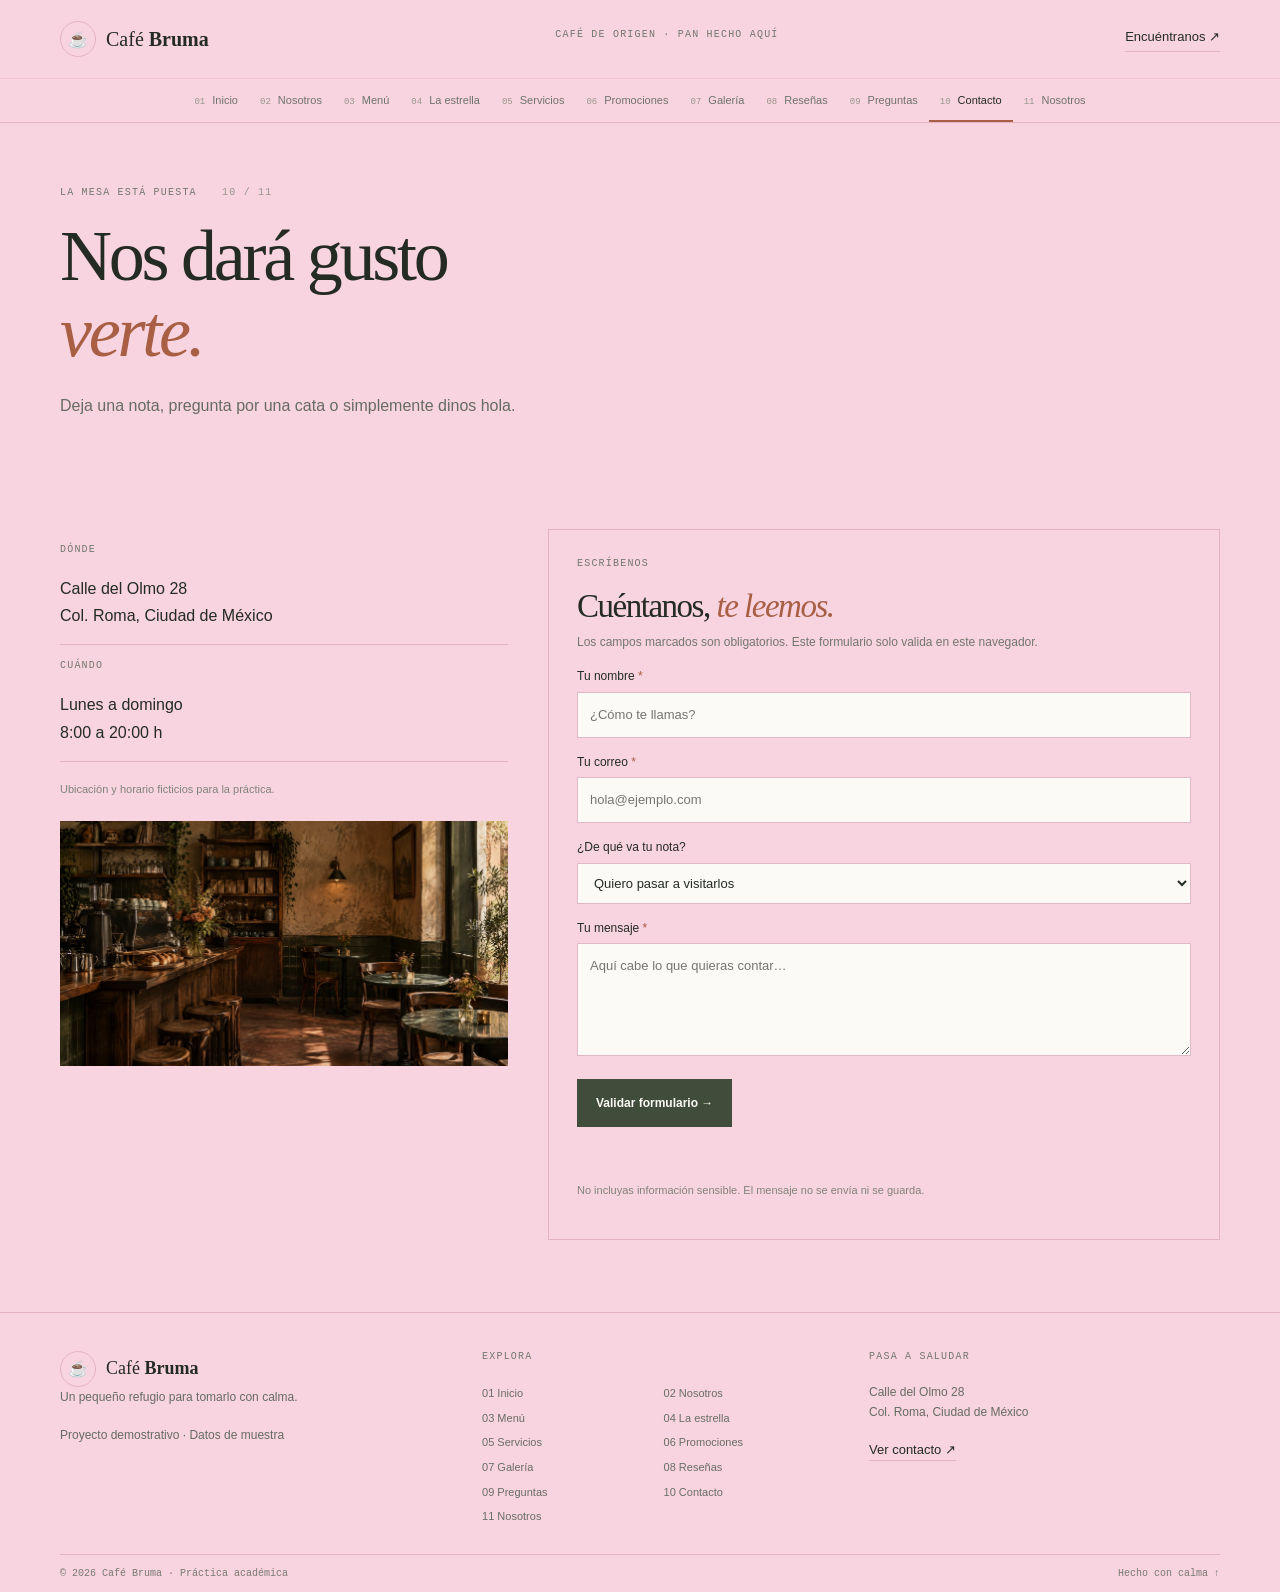
<file: contacto.html>
<!doctype html>
<html lang="es">
<head>
  <meta charset="utf-8">
  <meta name="viewport" content="width=device-width, initial-scale=1">
  <meta name="theme-color" content="#f8d3e0">
  <meta name="description" content="Café Bruma: café de origen, pan recién hecho y una pausa en la ciudad.">
  <title>Contacto · Café Bruma</title>
  <link rel="stylesheet" href="css/estilos.css">
  <link rel="stylesheet" href="css/tema.css">
  <script src="js/app.js" defer></script>
</head>
<body data-page="contacto">
  <header class="site-header">
    <div class="header-main wrap"><a class="brand" href="index.html" aria-label="Café Bruma, inicio"><span class="brand-icon" aria-hidden="true">☕</span><span>Café <strong>Bruma</strong></span></a><p class="brand-note">CAFÉ DE ORIGEN · PAN HECHO AQUÍ</p><a class="visit-link" href="contacto.html">Encuéntranos ↗</a><button class="nav-toggle" type="button" aria-expanded="false" aria-controls="primary-nav">Menú <span aria-hidden="true">☰</span></button></div>
    <nav class="site-nav" id="primary-nav" aria-label="Navegación principal"><div class="wrap nav-inner"><a href="index.html"><span>01</span> Inicio</a>
        <a href="nosotros.html"><span>02</span> Nosotros</a>
        <a href="menu.html"><span>03</span> Menú</a>
        <a href="producto.html"><span>04</span> La estrella</a>
        <a href="servicios.html"><span>05</span> Servicios</a>
        <a href="promociones.html"><span>06</span> Promociones</a>
        <a href="galeria.html"><span>07</span> Galería</a>
        <a href="resenas.html"><span>08</span> Reseñas</a>
        <a href="preguntas.html"><span>09</span> Preguntas</a>
        <a href="contacto.html" aria-current="page" class="current"><span>10</span> Contacto</a>
        <a href="nosotros-equipo.html"><span>11</span> Nosotros</a></div></nav>
  </header>
  <a class="skip-link" href="#main-content">Saltar al contenido</a>
  <main id="main-content">
<section class="page-heading wrap"><p class="eyebrow">LA MESA ESTÁ PUESTA <span>10 / 11</span></p><h1>Nos dará gusto<br><em>verte.</em></h1><p class="lead">Deja una nota, pregunta por una cata o simplemente dinos hola.</p></section>
<section class="section wrap contact-layout"><div class="contact-info"><article><p class="eyebrow">DÓNDE</p><p>Calle del Olmo 28<br>Col. Roma, Ciudad de México</p></article><article><p class="eyebrow">CUÁNDO</p><p>Lunes a domingo<br>8:00 a 20:00 h</p></article><p class="small-note">Ubicación y horario ficticios para la práctica.</p><img class="contact-photo" src="img/interior-cafe.jpg" alt="Interior luminoso de la cafetería"></div><form id="contact-form" class="contact-form" novalidate><div><p class="eyebrow">ESCRÍBENOS</p><h2>Cuéntanos, <em>te leemos.</em></h2><p>Los campos marcados son obligatorios. Este formulario solo valida en este navegador.</p></div><label for="name">Tu nombre <span>*</span></label><input id="name" name="name" type="text" autocomplete="name" required minlength="2" placeholder="¿Cómo te llamas?"><label for="email">Tu correo <span>*</span></label><input id="email" name="email" type="email" autocomplete="email" required placeholder="hola@ejemplo.com"><label for="topic">¿De qué va tu nota?</label><select id="topic" name="topic"><option value="visita">Quiero pasar a visitarlos</option><option value="cata">Pregunta por una cata</option><option value="equipo">Café para mi equipo</option><option value="otro">Otra cosa</option></select><label for="message">Tu mensaje <span>*</span></label><textarea id="message" name="message" rows="4" required minlength="10" placeholder="Aquí cabe lo que quieras contar…"></textarea><button class="button dark" type="submit">Validar formulario →</button><p id="form-status" class="form-status" role="status" aria-live="polite"></p><p class="small-note">No incluyas información sensible. El mensaje no se envía ni se guarda.</p></form></section>
</main>
  <footer class="site-footer"><div class="wrap footer-grid"><div><a class="brand footer-brand" href="index.html"><span class="brand-icon" aria-hidden="true">☕</span><span>Café <strong>Bruma</strong></span></a><p>Un pequeño refugio para tomarlo con calma.</p><p class="small-note">Proyecto demostrativo · Datos de muestra</p></div><div><p class="eyebrow">EXPLORA</p><div class="footer-links"><a href="index.html"><span>01</span> Inicio</a>
        <a href="nosotros.html"><span>02</span> Nosotros</a>
        <a href="menu.html"><span>03</span> Menú</a>
        <a href="producto.html"><span>04</span> La estrella</a>
        <a href="servicios.html"><span>05</span> Servicios</a>
        <a href="promociones.html"><span>06</span> Promociones</a>
        <a href="galeria.html"><span>07</span> Galería</a>
        <a href="resenas.html"><span>08</span> Reseñas</a>
        <a href="preguntas.html"><span>09</span> Preguntas</a>
        <a href="contacto.html" aria-current="page" class="current"><span>10</span> Contacto</a>
        <a href="nosotros-equipo.html"><span>11</span> Nosotros</a></div></div><div><p class="eyebrow">PASA A SALUDAR</p><p>Calle del Olmo 28<br>Col. Roma, Ciudad de México</p><a class="text-link" href="contacto.html">Ver contacto ↗</a></div></div><div class="wrap footer-bottom"><span>© 2026 Café Bruma · Práctica académica</span><a href="preguntas.html">Hecho con calma ↑</a></div></footer>
</body>
</html>
</file>
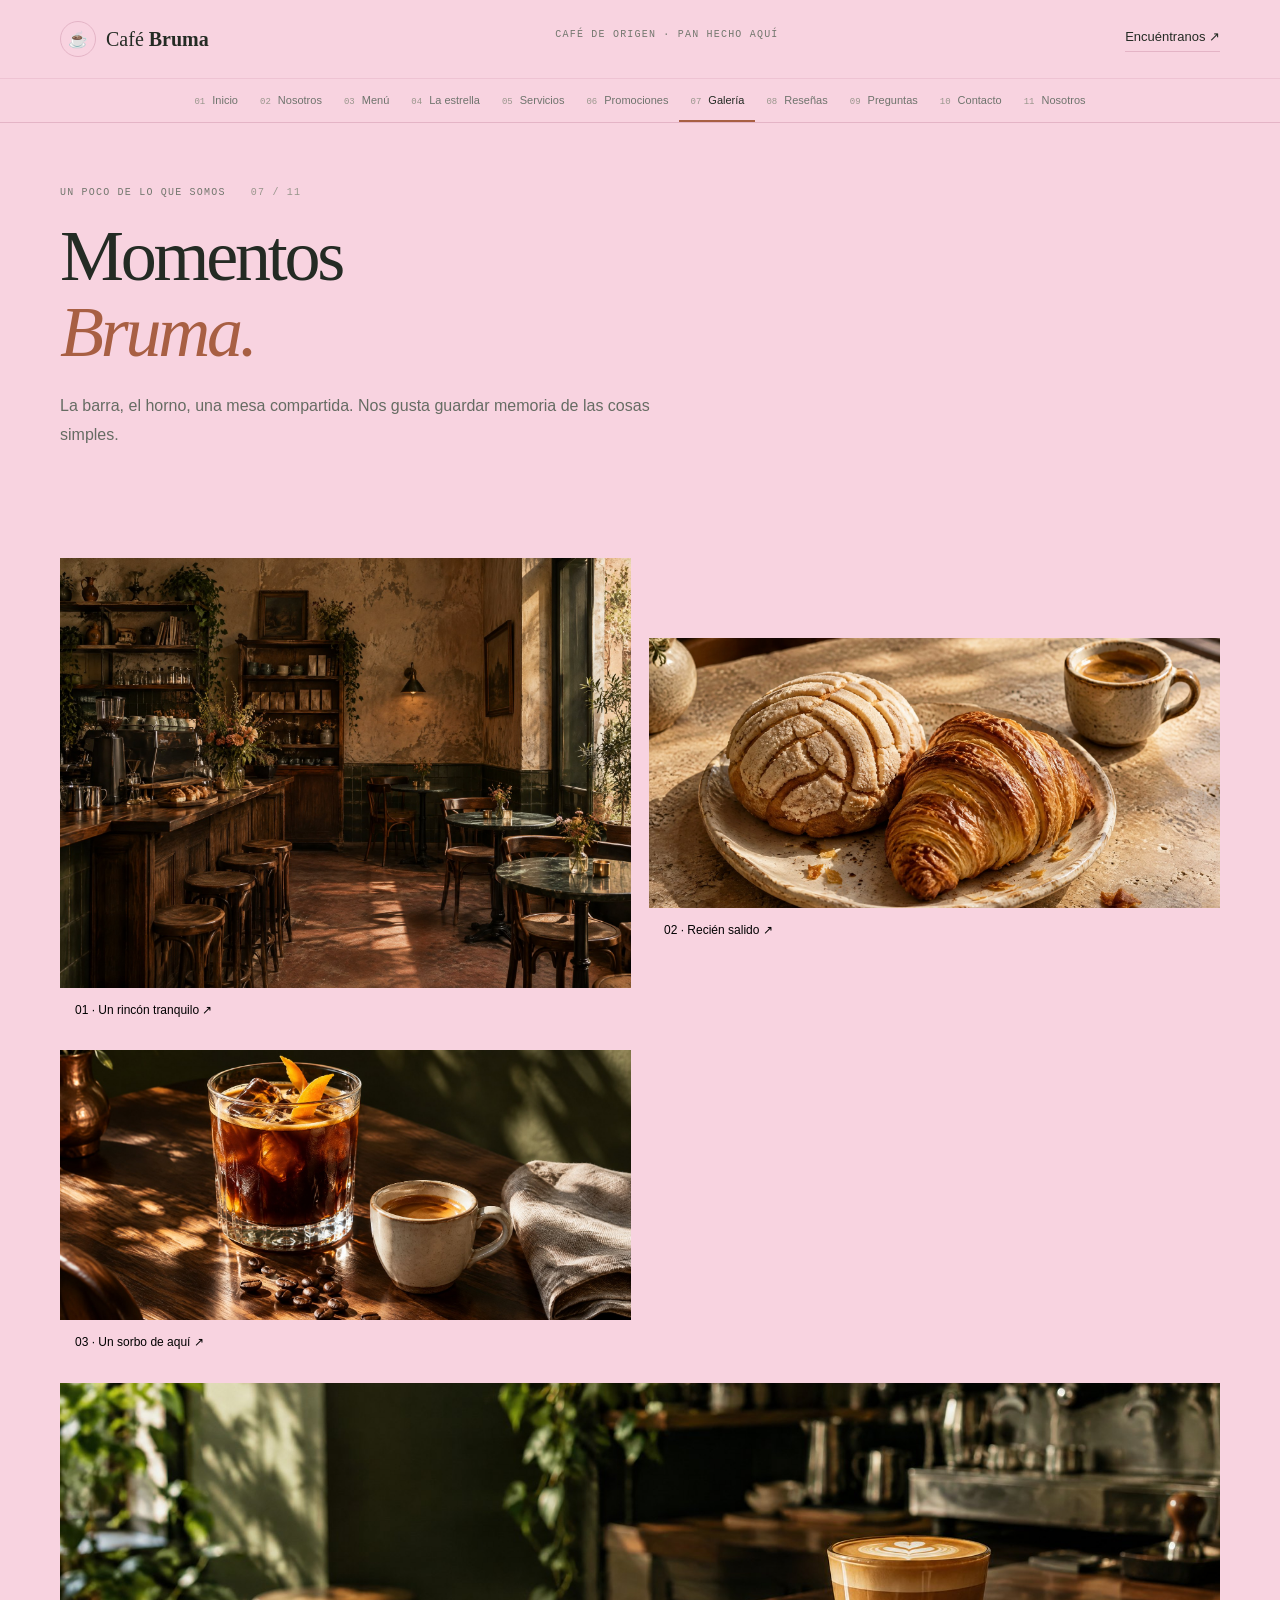
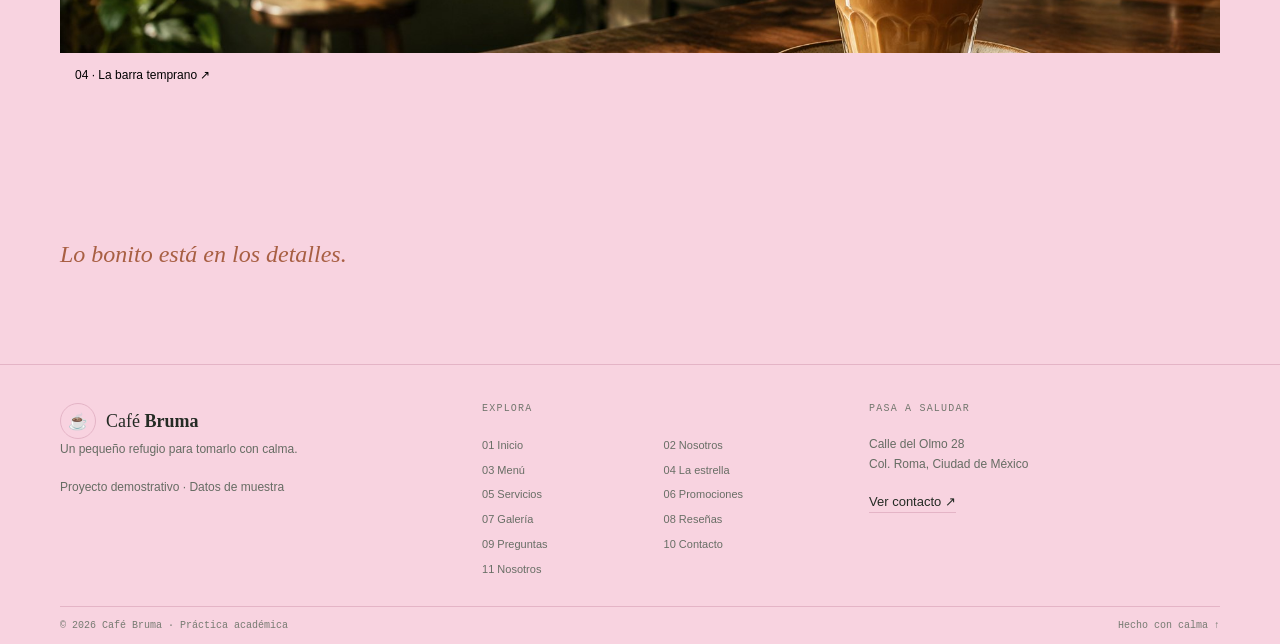
<file: galeria.html>
<!doctype html>
<html lang="es">
<head>
  <meta charset="utf-8">
  <meta name="viewport" content="width=device-width, initial-scale=1">
  <meta name="theme-color" content="#f8d3e0">
  <meta name="description" content="Café Bruma: café de origen, pan recién hecho y una pausa en la ciudad.">
  <title>Galería · Café Bruma</title>
  <link rel="stylesheet" href="css/estilos.css">
  <link rel="stylesheet" href="css/tema.css">
  <script src="js/app.js" defer></script>
</head>
<body data-page="galeria">
  <header class="site-header">
    <div class="header-main wrap"><a class="brand" href="index.html" aria-label="Café Bruma, inicio"><span class="brand-icon" aria-hidden="true">☕</span><span>Café <strong>Bruma</strong></span></a><p class="brand-note">CAFÉ DE ORIGEN · PAN HECHO AQUÍ</p><a class="visit-link" href="contacto.html">Encuéntranos ↗</a><button class="nav-toggle" type="button" aria-expanded="false" aria-controls="primary-nav">Menú <span aria-hidden="true">☰</span></button></div>
    <nav class="site-nav" id="primary-nav" aria-label="Navegación principal"><div class="wrap nav-inner"><a href="index.html"><span>01</span> Inicio</a>
        <a href="nosotros.html"><span>02</span> Nosotros</a>
        <a href="menu.html"><span>03</span> Menú</a>
        <a href="producto.html"><span>04</span> La estrella</a>
        <a href="servicios.html"><span>05</span> Servicios</a>
        <a href="promociones.html"><span>06</span> Promociones</a>
        <a href="galeria.html" aria-current="page" class="current"><span>07</span> Galería</a>
        <a href="resenas.html"><span>08</span> Reseñas</a>
        <a href="preguntas.html"><span>09</span> Preguntas</a>
        <a href="contacto.html"><span>10</span> Contacto</a>
        <a href="nosotros-equipo.html"><span>11</span> Nosotros</a></div></nav>
  </header>
  <a class="skip-link" href="#main-content">Saltar al contenido</a>
  <main id="main-content">
<section class="page-heading wrap"><p class="eyebrow">UN POCO DE LO QUE SOMOS <span>07 / 11</span></p><h1>Momentos<br><em>Bruma.</em></h1><p class="lead">La barra, el horno, una mesa compartida. Nos gusta guardar memoria de las cosas simples.</p></section>
<section class="section wrap gallery-grid"><button class="gallery-tile tall" type="button" data-lightbox="img/interior-cafe.jpg" data-alt="Interior cálido de Café Bruma"><img src="img/interior-cafe.jpg" alt="Interior cálido de Café Bruma"><span>01 · Un rincón tranquilo ↗</span></button><button class="gallery-tile" type="button" data-lightbox="img/pan-dulce.jpg" data-alt="Pan dulce artesanal recién horneado"><img src="img/pan-dulce.jpg" alt="Pan dulce artesanal recién horneado"><span>02 · Recién salido ↗</span></button><button class="gallery-tile" type="button" data-lightbox="img/cafe-granos.jpg" data-alt="Café de especialidad y granos"><img src="img/cafe-granos.jpg" alt="Café de especialidad y granos"><span>03 · Un sorbo de aquí ↗</span></button><button class="gallery-tile wide" type="button" data-lightbox="img/hero-cafe.jpg" data-alt="Taza de café servida en la barra"><img src="img/hero-cafe.jpg" alt="Taza de café servida en la barra"><span>04 · La barra temprano ↗</span></button></section>
<section class="section wrap"><p class="hand">Lo bonito está en los detalles.</p></section>
</main>
  <footer class="site-footer"><div class="wrap footer-grid"><div><a class="brand footer-brand" href="index.html"><span class="brand-icon" aria-hidden="true">☕</span><span>Café <strong>Bruma</strong></span></a><p>Un pequeño refugio para tomarlo con calma.</p><p class="small-note">Proyecto demostrativo · Datos de muestra</p></div><div><p class="eyebrow">EXPLORA</p><div class="footer-links"><a href="index.html"><span>01</span> Inicio</a>
        <a href="nosotros.html"><span>02</span> Nosotros</a>
        <a href="menu.html"><span>03</span> Menú</a>
        <a href="producto.html"><span>04</span> La estrella</a>
        <a href="servicios.html"><span>05</span> Servicios</a>
        <a href="promociones.html"><span>06</span> Promociones</a>
        <a href="galeria.html" aria-current="page" class="current"><span>07</span> Galería</a>
        <a href="resenas.html"><span>08</span> Reseñas</a>
        <a href="preguntas.html"><span>09</span> Preguntas</a>
        <a href="contacto.html"><span>10</span> Contacto</a>
        <a href="nosotros-equipo.html"><span>11</span> Nosotros</a></div></div><div><p class="eyebrow">PASA A SALUDAR</p><p>Calle del Olmo 28<br>Col. Roma, Ciudad de México</p><a class="text-link" href="contacto.html">Ver contacto ↗</a></div></div><div class="wrap footer-bottom"><span>© 2026 Café Bruma · Práctica académica</span><a href="preguntas.html">Hecho con calma ↑</a></div></footer>
</body>
</html>
</file>
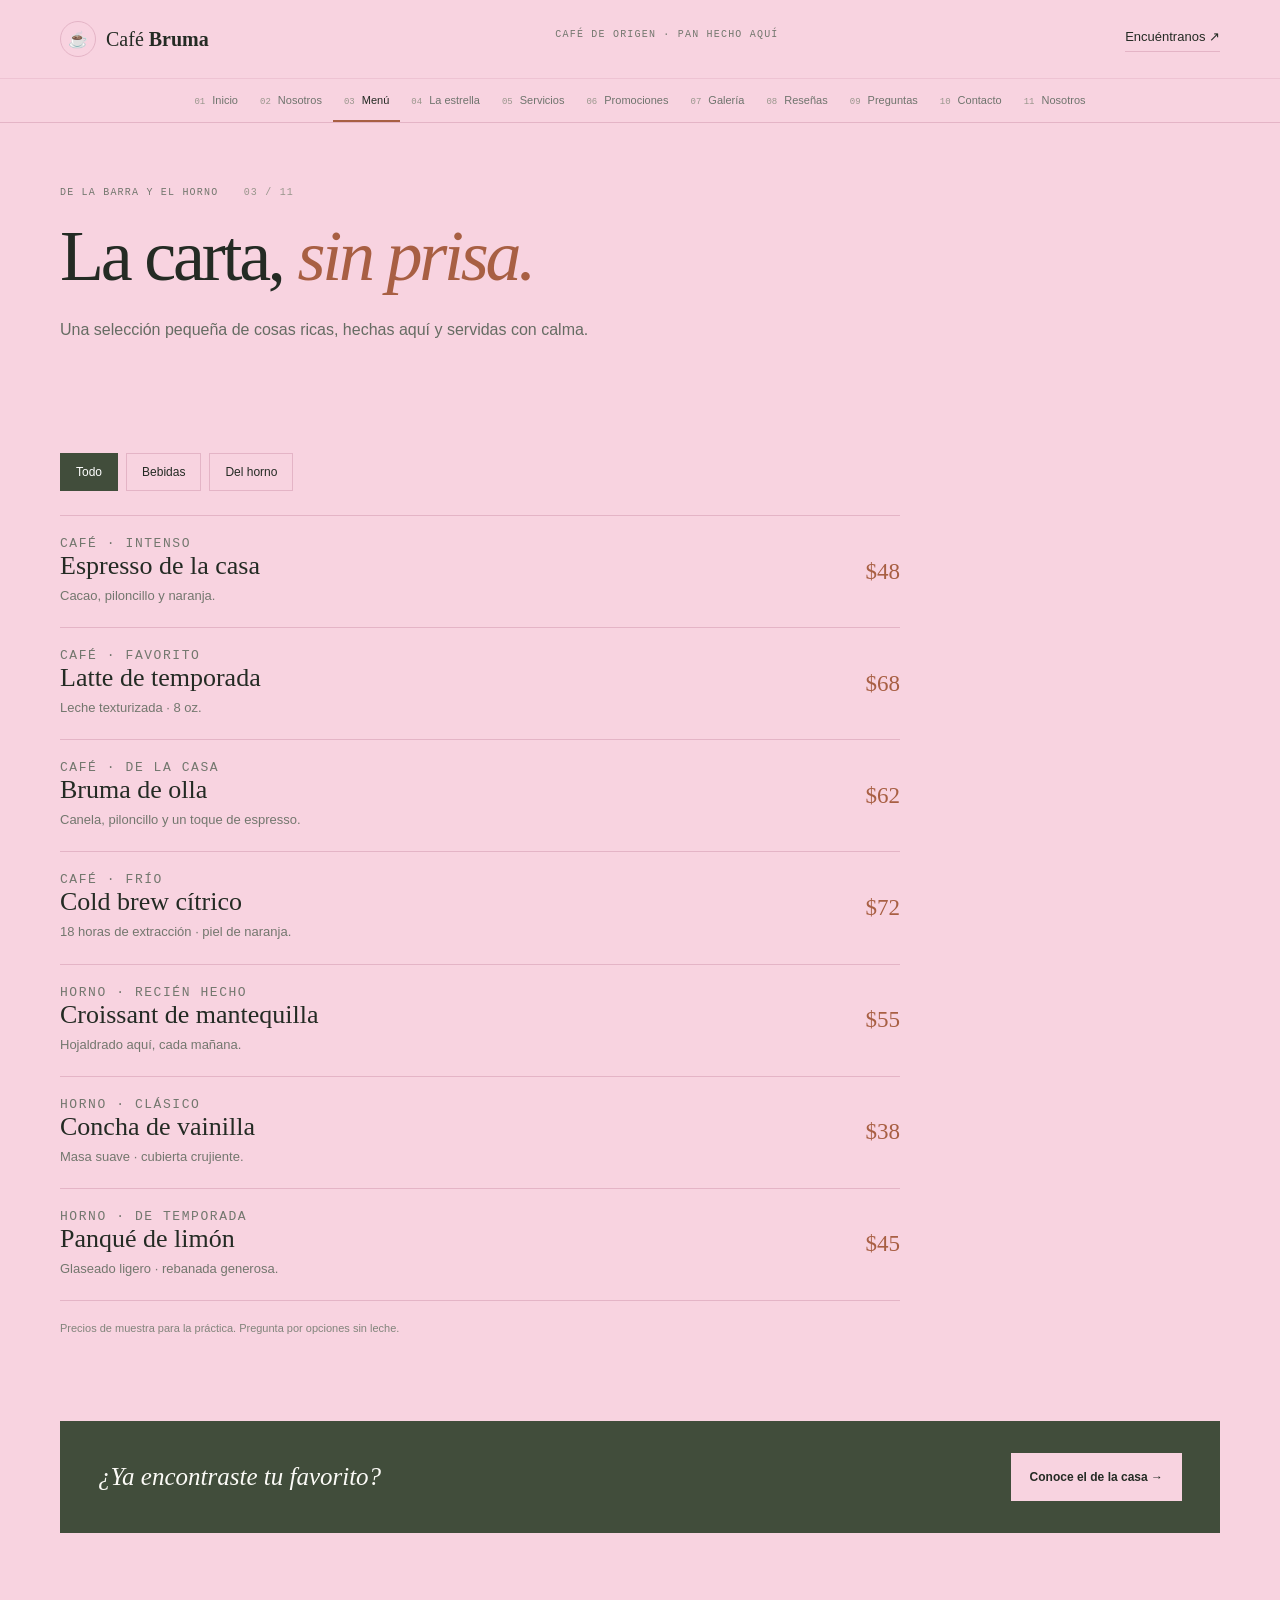
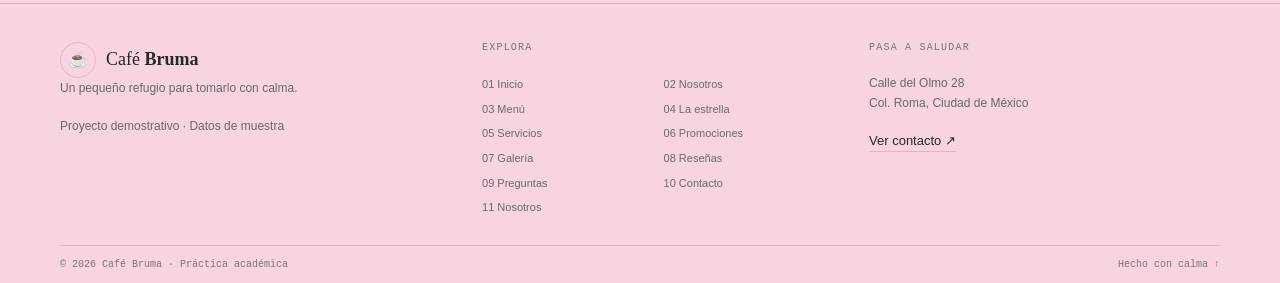
<file: menu.html>
<!doctype html>
<html lang="es">
<head>
  <meta charset="utf-8">
  <meta name="viewport" content="width=device-width, initial-scale=1">
  <meta name="theme-color" content="#f8d3e0">
  <meta name="description" content="Café Bruma: café de origen, pan recién hecho y una pausa en la ciudad.">
  <title>Menú · Café Bruma</title>
  <link rel="stylesheet" href="css/estilos.css">
  <link rel="stylesheet" href="css/tema.css">
  <script src="js/app.js" defer></script>
</head>
<body data-page="menu">
  <header class="site-header">
    <div class="header-main wrap"><a class="brand" href="index.html" aria-label="Café Bruma, inicio"><span class="brand-icon" aria-hidden="true">☕</span><span>Café <strong>Bruma</strong></span></a><p class="brand-note">CAFÉ DE ORIGEN · PAN HECHO AQUÍ</p><a class="visit-link" href="contacto.html">Encuéntranos ↗</a><button class="nav-toggle" type="button" aria-expanded="false" aria-controls="primary-nav">Menú <span aria-hidden="true">☰</span></button></div>
    <nav class="site-nav" id="primary-nav" aria-label="Navegación principal"><div class="wrap nav-inner"><a href="index.html"><span>01</span> Inicio</a>
        <a href="nosotros.html"><span>02</span> Nosotros</a>
        <a href="menu.html" aria-current="page" class="current"><span>03</span> Menú</a>
        <a href="producto.html"><span>04</span> La estrella</a>
        <a href="servicios.html"><span>05</span> Servicios</a>
        <a href="promociones.html"><span>06</span> Promociones</a>
        <a href="galeria.html"><span>07</span> Galería</a>
        <a href="resenas.html"><span>08</span> Reseñas</a>
        <a href="preguntas.html"><span>09</span> Preguntas</a>
        <a href="contacto.html"><span>10</span> Contacto</a>
        <a href="nosotros-equipo.html"><span>11</span> Nosotros</a></div></nav>
  </header>
  <a class="skip-link" href="#main-content">Saltar al contenido</a>
  <main id="main-content">
<section class="page-heading wrap"><p class="eyebrow">DE LA BARRA Y EL HORNO <span>03 / 11</span></p><h1>La carta, <em>sin prisa.</em></h1><p class="lead">Una selección pequeña de cosas ricas, hechas aquí y servidas con calma.</p></section>
<section class="section wrap"><div class="filters" role="group" aria-label="Filtrar productos"><button class="filter active" type="button" data-filter="todos" aria-pressed="true">Todo</button><button class="filter" type="button" data-filter="bebidas" aria-pressed="false">Bebidas</button><button class="filter" type="button" data-filter="horno" aria-pressed="false">Del horno</button></div><div class="menu-list"><article class="menu-item" data-category="bebidas"><div><p class="eyebrow">CAFÉ · INTENSO</p><h3>Espresso de la casa</h3><p>Cacao, piloncillo y naranja.</p></div><strong>$48</strong></article><article class="menu-item" data-category="bebidas"><div><p class="eyebrow">CAFÉ · FAVORITO</p><h3>Latte de temporada</h3><p>Leche texturizada · 8 oz.</p></div><strong>$68</strong></article><article class="menu-item" data-category="bebidas"><div><p class="eyebrow">CAFÉ · DE LA CASA</p><h3>Bruma de olla</h3><p>Canela, piloncillo y un toque de espresso.</p></div><strong>$62</strong></article><article class="menu-item" data-category="bebidas"><div><p class="eyebrow">CAFÉ · FRÍO</p><h3>Cold brew cítrico</h3><p>18 horas de extracción · piel de naranja.</p></div><strong>$72</strong></article><article class="menu-item" data-category="horno"><div><p class="eyebrow">HORNO · RECIÉN HECHO</p><h3>Croissant de mantequilla</h3><p>Hojaldrado aquí, cada mañana.</p></div><strong>$55</strong></article><article class="menu-item" data-category="horno"><div><p class="eyebrow">HORNO · CLÁSICO</p><h3>Concha de vainilla</h3><p>Masa suave · cubierta crujiente.</p></div><strong>$38</strong></article><article class="menu-item" data-category="horno"><div><p class="eyebrow">HORNO · DE TEMPORADA</p><h3>Panqué de limón</h3><p>Glaseado ligero · rebanada generosa.</p></div><strong>$45</strong></article></div><p class="small-note">Precios de muestra para la práctica. Pregunta por opciones sin leche.</p></section>
<section class="closing wrap"><p>¿Ya encontraste tu favorito?</p><a class="button light" href="producto.html">Conoce el de la casa →</a></section>
</main>
  <footer class="site-footer"><div class="wrap footer-grid"><div><a class="brand footer-brand" href="index.html"><span class="brand-icon" aria-hidden="true">☕</span><span>Café <strong>Bruma</strong></span></a><p>Un pequeño refugio para tomarlo con calma.</p><p class="small-note">Proyecto demostrativo · Datos de muestra</p></div><div><p class="eyebrow">EXPLORA</p><div class="footer-links"><a href="index.html"><span>01</span> Inicio</a>
        <a href="nosotros.html"><span>02</span> Nosotros</a>
        <a href="menu.html" aria-current="page" class="current"><span>03</span> Menú</a>
        <a href="producto.html"><span>04</span> La estrella</a>
        <a href="servicios.html"><span>05</span> Servicios</a>
        <a href="promociones.html"><span>06</span> Promociones</a>
        <a href="galeria.html"><span>07</span> Galería</a>
        <a href="resenas.html"><span>08</span> Reseñas</a>
        <a href="preguntas.html"><span>09</span> Preguntas</a>
        <a href="contacto.html"><span>10</span> Contacto</a>
        <a href="nosotros-equipo.html"><span>11</span> Nosotros</a></div></div><div><p class="eyebrow">PASA A SALUDAR</p><p>Calle del Olmo 28<br>Col. Roma, Ciudad de México</p><a class="text-link" href="contacto.html">Ver contacto ↗</a></div></div><div class="wrap footer-bottom"><span>© 2026 Café Bruma · Práctica académica</span><a href="preguntas.html">Hecho con calma ↑</a></div></footer>
</body>
</html>
</file>
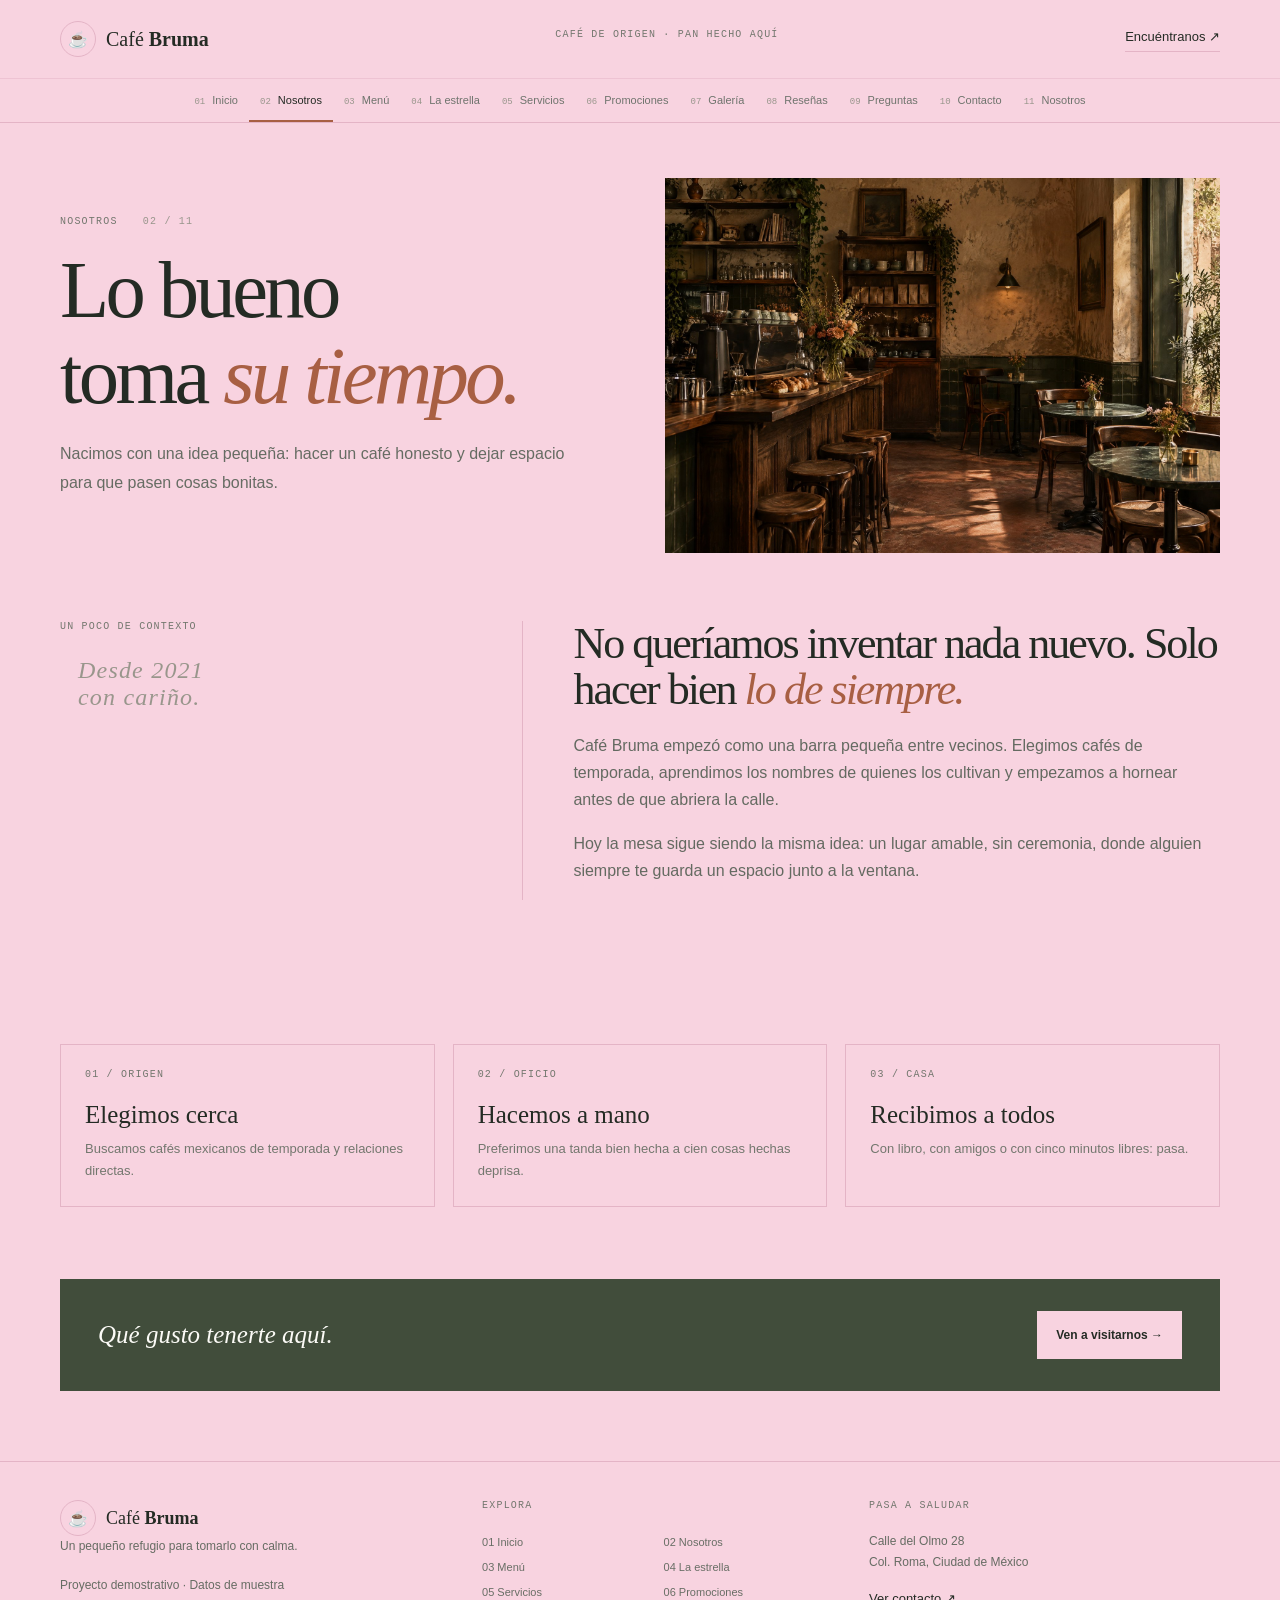
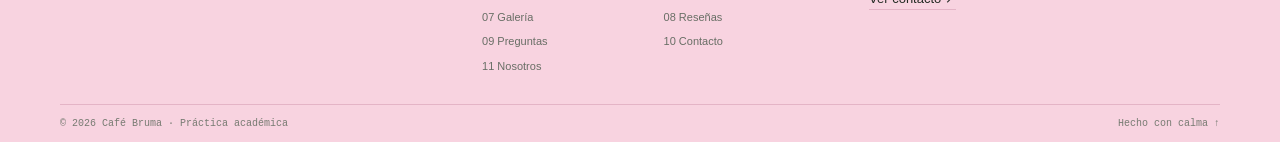
<file: nosotros.html>
<!doctype html>
<html lang="es">
<head>
  <meta charset="utf-8">
  <meta name="viewport" content="width=device-width, initial-scale=1">
  <meta name="theme-color" content="#f8d3e0">
  <meta name="description" content="Café Bruma: café de origen, pan recién hecho y una pausa en la ciudad.">
  <title>Nosotros · Café Bruma</title>
  <link rel="stylesheet" href="css/estilos.css">
  <link rel="stylesheet" href="css/tema.css">
  <script src="js/app.js" defer></script>
</head>
<body data-page="nosotros">
  <header class="site-header">
    <div class="header-main wrap"><a class="brand" href="index.html" aria-label="Café Bruma, inicio"><span class="brand-icon" aria-hidden="true">☕</span><span>Café <strong>Bruma</strong></span></a><p class="brand-note">CAFÉ DE ORIGEN · PAN HECHO AQUÍ</p><a class="visit-link" href="contacto.html">Encuéntranos ↗</a><button class="nav-toggle" type="button" aria-expanded="false" aria-controls="primary-nav">Menú <span aria-hidden="true">☰</span></button></div>
    <nav class="site-nav" id="primary-nav" aria-label="Navegación principal"><div class="wrap nav-inner"><a href="index.html"><span>01</span> Inicio</a>
        <a href="nosotros.html" aria-current="page" class="current"><span>02</span> Nosotros</a>
        <a href="menu.html"><span>03</span> Menú</a>
        <a href="producto.html"><span>04</span> La estrella</a>
        <a href="servicios.html"><span>05</span> Servicios</a>
        <a href="promociones.html"><span>06</span> Promociones</a>
        <a href="galeria.html"><span>07</span> Galería</a>
        <a href="resenas.html"><span>08</span> Reseñas</a>
        <a href="preguntas.html"><span>09</span> Preguntas</a>
        <a href="contacto.html"><span>10</span> Contacto</a>
        <a href="nosotros-equipo.html"><span>11</span> Nosotros</a></div></nav>
  </header>
  <a class="skip-link" href="#main-content">Saltar al contenido</a>
  <main id="main-content">
<section class="page-hero wrap"><div><p class="eyebrow">NOSOTROS <span>02 / 11</span></p><h1>Lo bueno<br>toma <em>su tiempo.</em></h1><p class="lead">Nacimos con una idea pequeña: hacer un café honesto y dejar espacio para que pasen cosas bonitas.</p></div><img class="page-photo" src="img/interior-cafe.jpg" alt="Interior cálido y artesanal de la cafetería"></section>
<section class="section wrap split"><p class="eyebrow">UN POCO DE CONTEXTO<br><br><span class="hand">Desde 2021<br>con cariño.</span></p><div><h2>No queríamos inventar nada nuevo. Solo hacer bien <em>lo de siempre.</em></h2><p>Café Bruma empezó como una barra pequeña entre vecinos. Elegimos cafés de temporada, aprendimos los nombres de quienes los cultivan y empezamos a hornear antes de que abriera la calle.</p><p>Hoy la mesa sigue siendo la misma idea: un lugar amable, sin ceremonia, donde alguien siempre te guarda un espacio junto a la ventana.</p></div></section>
<section class="section wrap"><div class="cards three"><article class="card"><p class="eyebrow">01 / ORIGEN</p><h3>Elegimos cerca</h3><p>Buscamos cafés mexicanos de temporada y relaciones directas.</p></article><article class="card"><p class="eyebrow">02 / OFICIO</p><h3>Hacemos a mano</h3><p>Preferimos una tanda bien hecha a cien cosas hechas deprisa.</p></article><article class="card"><p class="eyebrow">03 / CASA</p><h3>Recibimos a todos</h3><p>Con libro, con amigos o con cinco minutos libres: pasa.</p></article></div></section>
<section class="closing wrap"><p>Qué gusto tenerte aquí.</p><a class="button light" href="contacto.html">Ven a visitarnos →</a></section>
</main>
  <footer class="site-footer"><div class="wrap footer-grid"><div><a class="brand footer-brand" href="index.html"><span class="brand-icon" aria-hidden="true">☕</span><span>Café <strong>Bruma</strong></span></a><p>Un pequeño refugio para tomarlo con calma.</p><p class="small-note">Proyecto demostrativo · Datos de muestra</p></div><div><p class="eyebrow">EXPLORA</p><div class="footer-links"><a href="index.html"><span>01</span> Inicio</a>
        <a href="nosotros.html" aria-current="page" class="current"><span>02</span> Nosotros</a>
        <a href="menu.html"><span>03</span> Menú</a>
        <a href="producto.html"><span>04</span> La estrella</a>
        <a href="servicios.html"><span>05</span> Servicios</a>
        <a href="promociones.html"><span>06</span> Promociones</a>
        <a href="galeria.html"><span>07</span> Galería</a>
        <a href="resenas.html"><span>08</span> Reseñas</a>
        <a href="preguntas.html"><span>09</span> Preguntas</a>
        <a href="contacto.html"><span>10</span> Contacto</a>
        <a href="nosotros-equipo.html"><span>11</span> Nosotros</a></div></div><div><p class="eyebrow">PASA A SALUDAR</p><p>Calle del Olmo 28<br>Col. Roma, Ciudad de México</p><a class="text-link" href="contacto.html">Ver contacto ↗</a></div></div><div class="wrap footer-bottom"><span>© 2026 Café Bruma · Práctica académica</span><a href="preguntas.html">Hecho con calma ↑</a></div></footer>
</body>
</html>
</file>
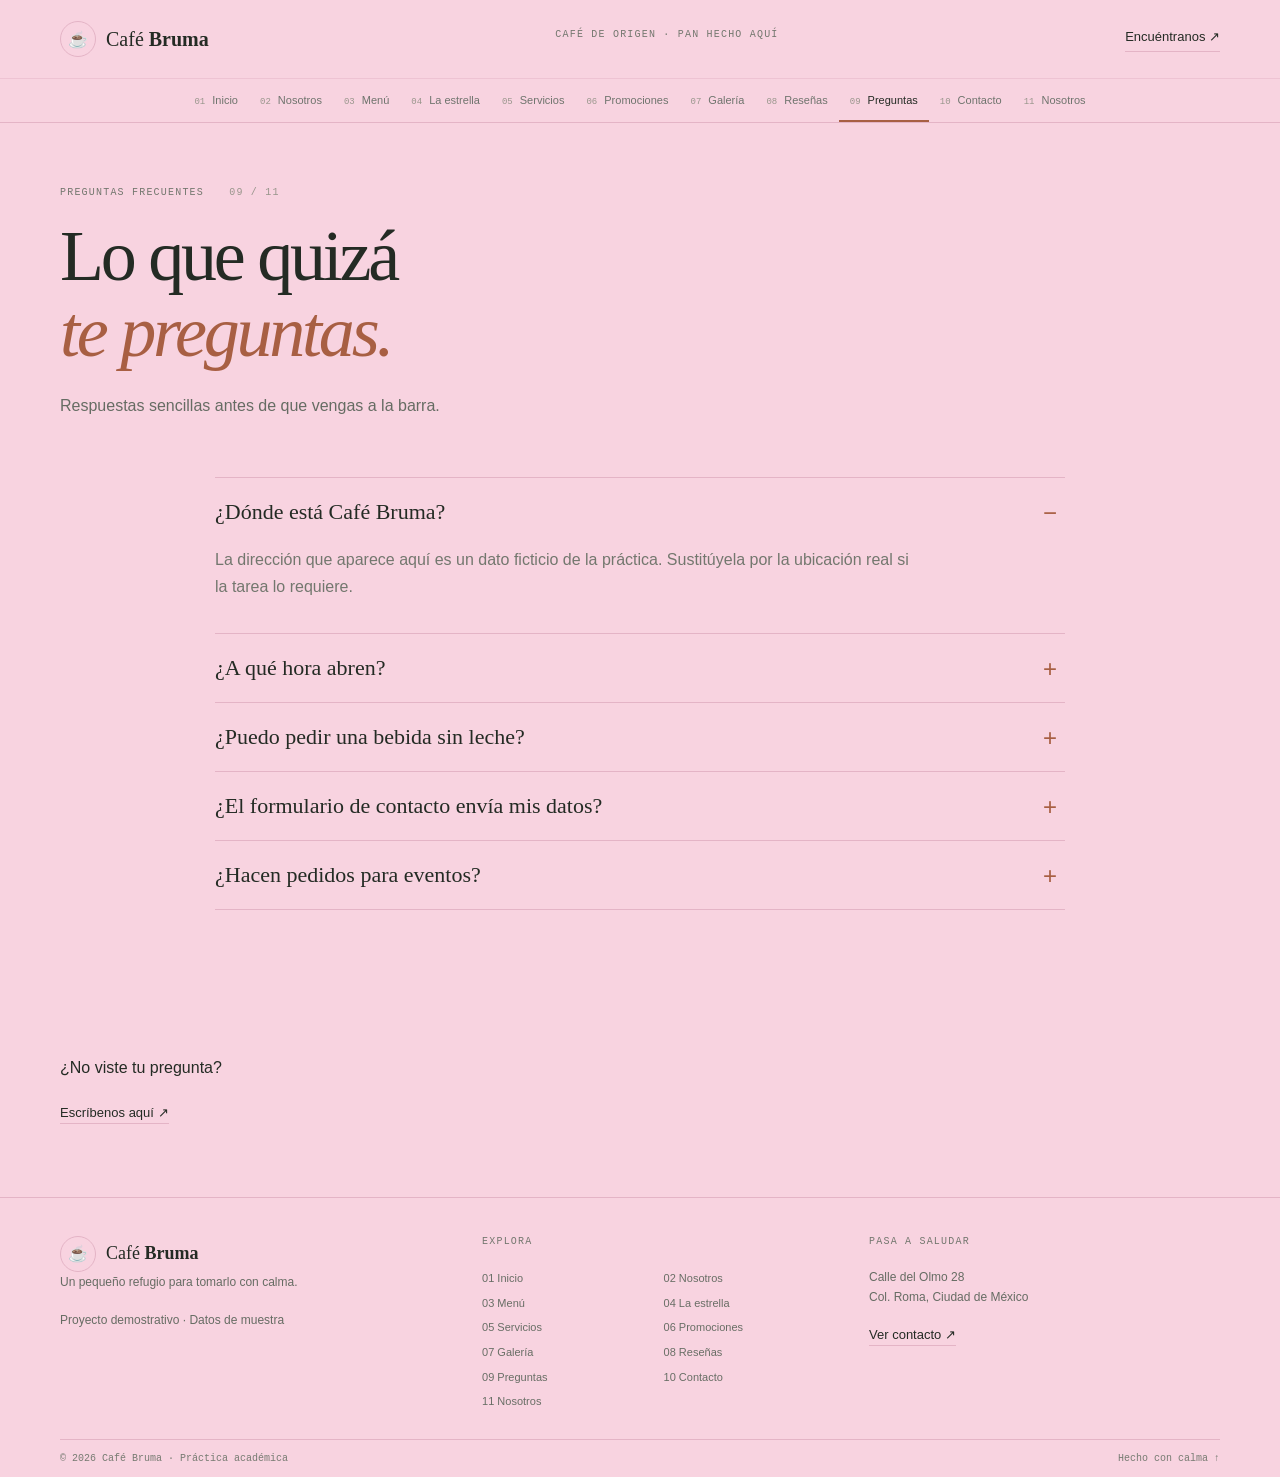
<file: preguntas.html>
<!doctype html>
<html lang="es">
<head>
  <meta charset="utf-8">
  <meta name="viewport" content="width=device-width, initial-scale=1">
  <meta name="theme-color" content="#f8d3e0">
  <meta name="description" content="Café Bruma: café de origen, pan recién hecho y una pausa en la ciudad.">
  <title>Preguntas frecuentes · Café Bruma</title>
  <link rel="stylesheet" href="css/estilos.css">
  <link rel="stylesheet" href="css/tema.css">
  <script src="js/app.js" defer></script>
</head>
<body data-page="preguntas">
  <header class="site-header">
    <div class="header-main wrap"><a class="brand" href="index.html" aria-label="Café Bruma, inicio"><span class="brand-icon" aria-hidden="true">☕</span><span>Café <strong>Bruma</strong></span></a><p class="brand-note">CAFÉ DE ORIGEN · PAN HECHO AQUÍ</p><a class="visit-link" href="contacto.html">Encuéntranos ↗</a><button class="nav-toggle" type="button" aria-expanded="false" aria-controls="primary-nav">Menú <span aria-hidden="true">☰</span></button></div>
    <nav class="site-nav" id="primary-nav" aria-label="Navegación principal"><div class="wrap nav-inner"><a href="index.html"><span>01</span> Inicio</a>
        <a href="nosotros.html"><span>02</span> Nosotros</a>
        <a href="menu.html"><span>03</span> Menú</a>
        <a href="producto.html"><span>04</span> La estrella</a>
        <a href="servicios.html"><span>05</span> Servicios</a>
        <a href="promociones.html"><span>06</span> Promociones</a>
        <a href="galeria.html"><span>07</span> Galería</a>
        <a href="resenas.html"><span>08</span> Reseñas</a>
        <a href="preguntas.html" aria-current="page" class="current"><span>09</span> Preguntas</a>
        <a href="contacto.html"><span>10</span> Contacto</a>
        <a href="nosotros-equipo.html"><span>11</span> Nosotros</a></div></nav>
  </header>
  <a class="skip-link" href="#main-content">Saltar al contenido</a>
  <main id="main-content">
<section class="page-heading wrap"><p class="eyebrow">PREGUNTAS FRECUENTES <span>09 / 11</span></p><h1>Lo que quizá<br><em>te preguntas.</em></h1><p class="lead">Respuestas sencillas antes de que vengas a la barra.</p></section>
<section class="section wrap faq-list"><details open><summary>¿Dónde está Café Bruma?</summary><p>La dirección que aparece aquí es un dato ficticio de la práctica. Sustitúyela por la ubicación real si la tarea lo requiere.</p></details><details><summary>¿A qué hora abren?</summary><p>El horario que aparece en el sitio es de ejemplo y puede editarse directamente en el código.</p></details><details><summary>¿Puedo pedir una bebida sin leche?</summary><p>En el menú demostrativo puedes solicitar una alternativa vegetal. La disponibilidad es solo ilustrativa.</p></details><details><summary>¿El formulario de contacto envía mis datos?</summary><p>No. Esta etapa solo valida los campos y muestra una confirmación en el navegador; no almacena ni transmite información.</p></details><details><summary>¿Hacen pedidos para eventos?</summary><p>La página presenta una opción demostrativa para grupos pequeños. Para recibir solicitudes reales haría falta conectar un backend.</p></details></section>
<section class="section wrap"><p>¿No viste tu pregunta?</p><a class="text-link" href="contacto.html">Escríbenos aquí ↗</a></section>
</main>
  <footer class="site-footer"><div class="wrap footer-grid"><div><a class="brand footer-brand" href="index.html"><span class="brand-icon" aria-hidden="true">☕</span><span>Café <strong>Bruma</strong></span></a><p>Un pequeño refugio para tomarlo con calma.</p><p class="small-note">Proyecto demostrativo · Datos de muestra</p></div><div><p class="eyebrow">EXPLORA</p><div class="footer-links"><a href="index.html"><span>01</span> Inicio</a>
        <a href="nosotros.html"><span>02</span> Nosotros</a>
        <a href="menu.html"><span>03</span> Menú</a>
        <a href="producto.html"><span>04</span> La estrella</a>
        <a href="servicios.html"><span>05</span> Servicios</a>
        <a href="promociones.html"><span>06</span> Promociones</a>
        <a href="galeria.html"><span>07</span> Galería</a>
        <a href="resenas.html"><span>08</span> Reseñas</a>
        <a href="preguntas.html" aria-current="page" class="current"><span>09</span> Preguntas</a>
        <a href="contacto.html"><span>10</span> Contacto</a>
        <a href="nosotros-equipo.html"><span>11</span> Nosotros</a></div></div><div><p class="eyebrow">PASA A SALUDAR</p><p>Calle del Olmo 28<br>Col. Roma, Ciudad de México</p><a class="text-link" href="contacto.html">Ver contacto ↗</a></div></div><div class="wrap footer-bottom"><span>© 2026 Café Bruma · Práctica académica</span><a href="preguntas.html">Hecho con calma ↑</a></div></footer>
</body>
</html>
</file>
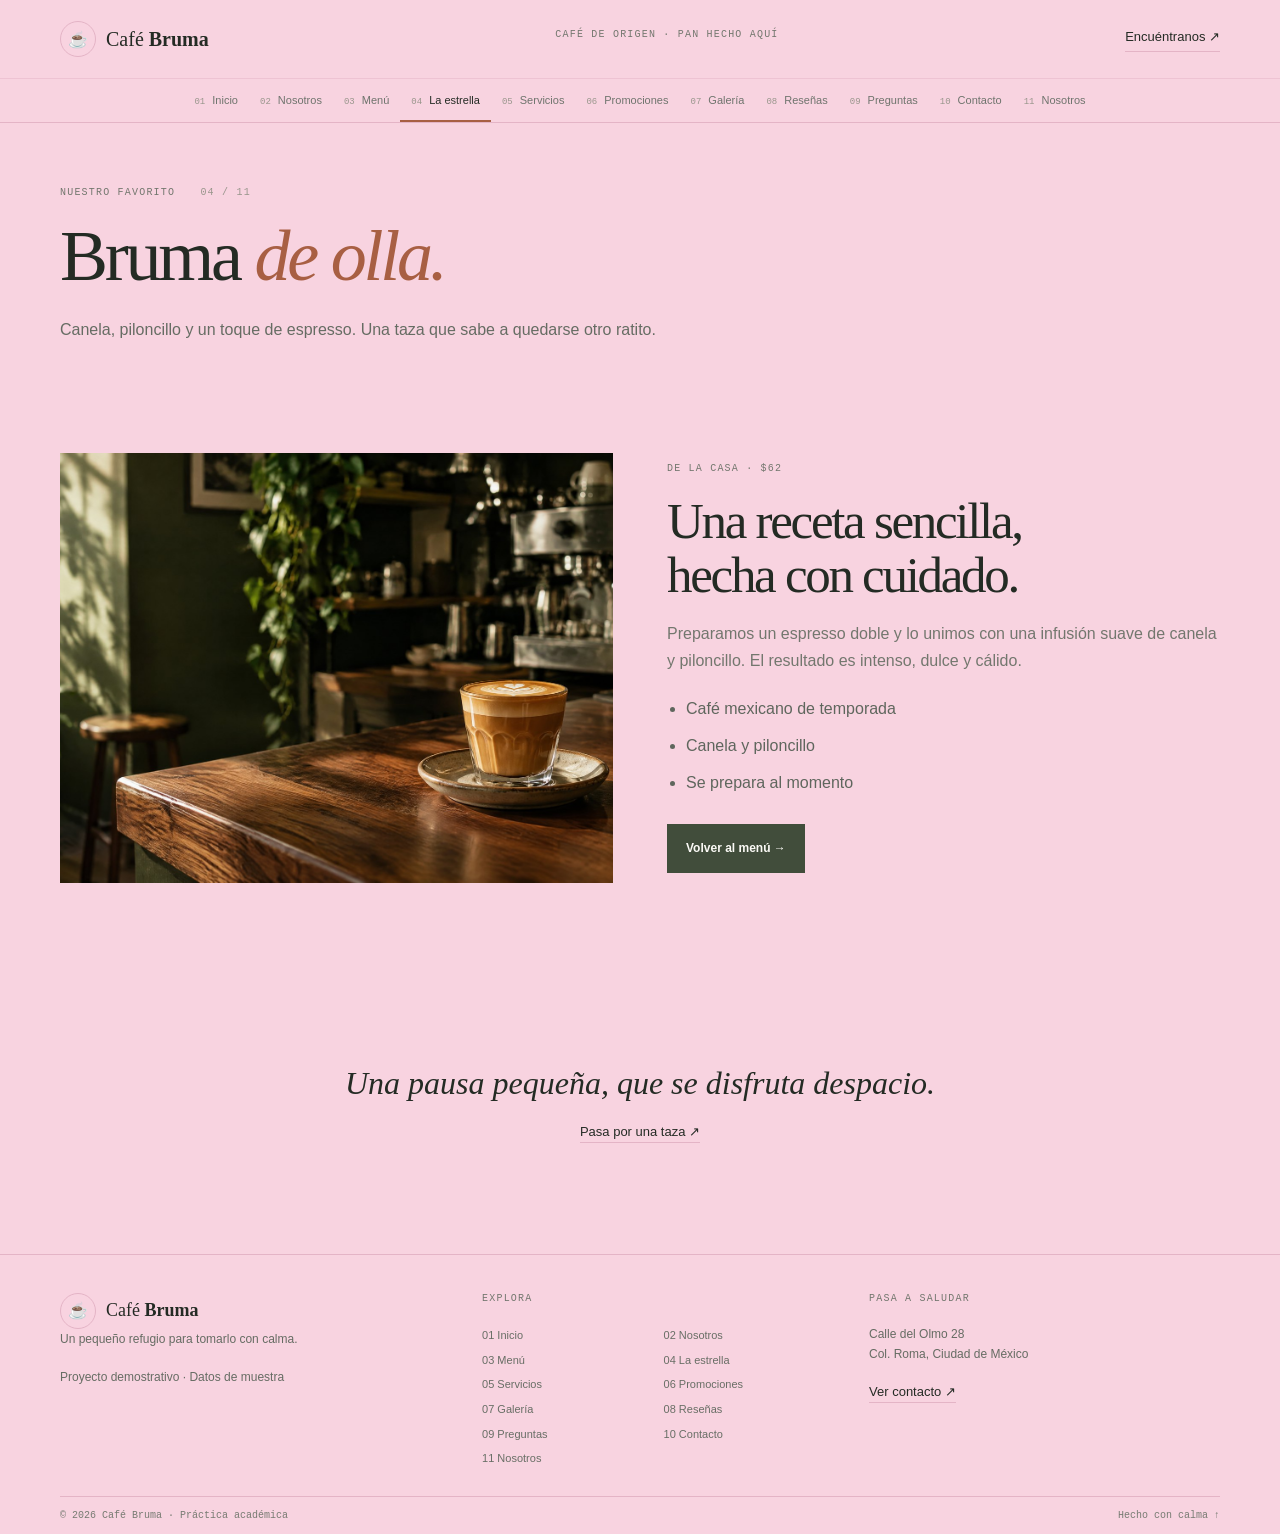
<file: producto.html>
<!doctype html>
<html lang="es">
<head>
  <meta charset="utf-8">
  <meta name="viewport" content="width=device-width, initial-scale=1">
  <meta name="theme-color" content="#f8d3e0">
  <meta name="description" content="Café Bruma: café de origen, pan recién hecho y una pausa en la ciudad.">
  <title>La estrella · Café Bruma</title>
  <link rel="stylesheet" href="css/estilos.css">
  <link rel="stylesheet" href="css/tema.css">
  <script src="js/app.js" defer></script>
</head>
<body data-page="producto">
  <header class="site-header">
    <div class="header-main wrap"><a class="brand" href="index.html" aria-label="Café Bruma, inicio"><span class="brand-icon" aria-hidden="true">☕</span><span>Café <strong>Bruma</strong></span></a><p class="brand-note">CAFÉ DE ORIGEN · PAN HECHO AQUÍ</p><a class="visit-link" href="contacto.html">Encuéntranos ↗</a><button class="nav-toggle" type="button" aria-expanded="false" aria-controls="primary-nav">Menú <span aria-hidden="true">☰</span></button></div>
    <nav class="site-nav" id="primary-nav" aria-label="Navegación principal"><div class="wrap nav-inner"><a href="index.html"><span>01</span> Inicio</a>
        <a href="nosotros.html"><span>02</span> Nosotros</a>
        <a href="menu.html"><span>03</span> Menú</a>
        <a href="producto.html" aria-current="page" class="current"><span>04</span> La estrella</a>
        <a href="servicios.html"><span>05</span> Servicios</a>
        <a href="promociones.html"><span>06</span> Promociones</a>
        <a href="galeria.html"><span>07</span> Galería</a>
        <a href="resenas.html"><span>08</span> Reseñas</a>
        <a href="preguntas.html"><span>09</span> Preguntas</a>
        <a href="contacto.html"><span>10</span> Contacto</a>
        <a href="nosotros-equipo.html"><span>11</span> Nosotros</a></div></nav>
  </header>
  <a class="skip-link" href="#main-content">Saltar al contenido</a>
  <main id="main-content">
<section class="page-heading wrap"><p class="eyebrow">NUESTRO FAVORITO <span>04 / 11</span></p><h1>Bruma <em>de olla.</em></h1><p class="lead">Canela, piloncillo y un toque de espresso. Una taza que sabe a quedarse otro ratito.</p></section>
<section class="section wrap product-layout"><div><img class="product-photo" src="img/hero-cafe.jpg" alt="Café servido en taza sobre una barra de madera"></div><div class="product-copy"><p class="eyebrow">DE LA CASA · $62</p><h2>Una receta sencilla,<br>hecha con cuidado.</h2><p>Preparamos un espresso doble y lo unimos con una infusión suave de canela y piloncillo. El resultado es intenso, dulce y cálido.</p><ul><li>Café mexicano de temporada</li><li>Canela y piloncillo</li><li>Se prepara al momento</li></ul><a class="button dark" href="menu.html">Volver al menú →</a></div></section>
<section class="section wrap"><div class="quote-box"><p>Una pausa pequeña, que se disfruta despacio.</p><a class="text-link" href="contacto.html">Pasa por una taza ↗</a></div></section>
</main>
  <footer class="site-footer"><div class="wrap footer-grid"><div><a class="brand footer-brand" href="index.html"><span class="brand-icon" aria-hidden="true">☕</span><span>Café <strong>Bruma</strong></span></a><p>Un pequeño refugio para tomarlo con calma.</p><p class="small-note">Proyecto demostrativo · Datos de muestra</p></div><div><p class="eyebrow">EXPLORA</p><div class="footer-links"><a href="index.html"><span>01</span> Inicio</a>
        <a href="nosotros.html"><span>02</span> Nosotros</a>
        <a href="menu.html"><span>03</span> Menú</a>
        <a href="producto.html" aria-current="page" class="current"><span>04</span> La estrella</a>
        <a href="servicios.html"><span>05</span> Servicios</a>
        <a href="promociones.html"><span>06</span> Promociones</a>
        <a href="galeria.html"><span>07</span> Galería</a>
        <a href="resenas.html"><span>08</span> Reseñas</a>
        <a href="preguntas.html"><span>09</span> Preguntas</a>
        <a href="contacto.html"><span>10</span> Contacto</a>
        <a href="nosotros-equipo.html"><span>11</span> Nosotros</a></div></div><div><p class="eyebrow">PASA A SALUDAR</p><p>Calle del Olmo 28<br>Col. Roma, Ciudad de México</p><a class="text-link" href="contacto.html">Ver contacto ↗</a></div></div><div class="wrap footer-bottom"><span>© 2026 Café Bruma · Práctica académica</span><a href="preguntas.html">Hecho con calma ↑</a></div></footer>
</body>
</html>
</file>
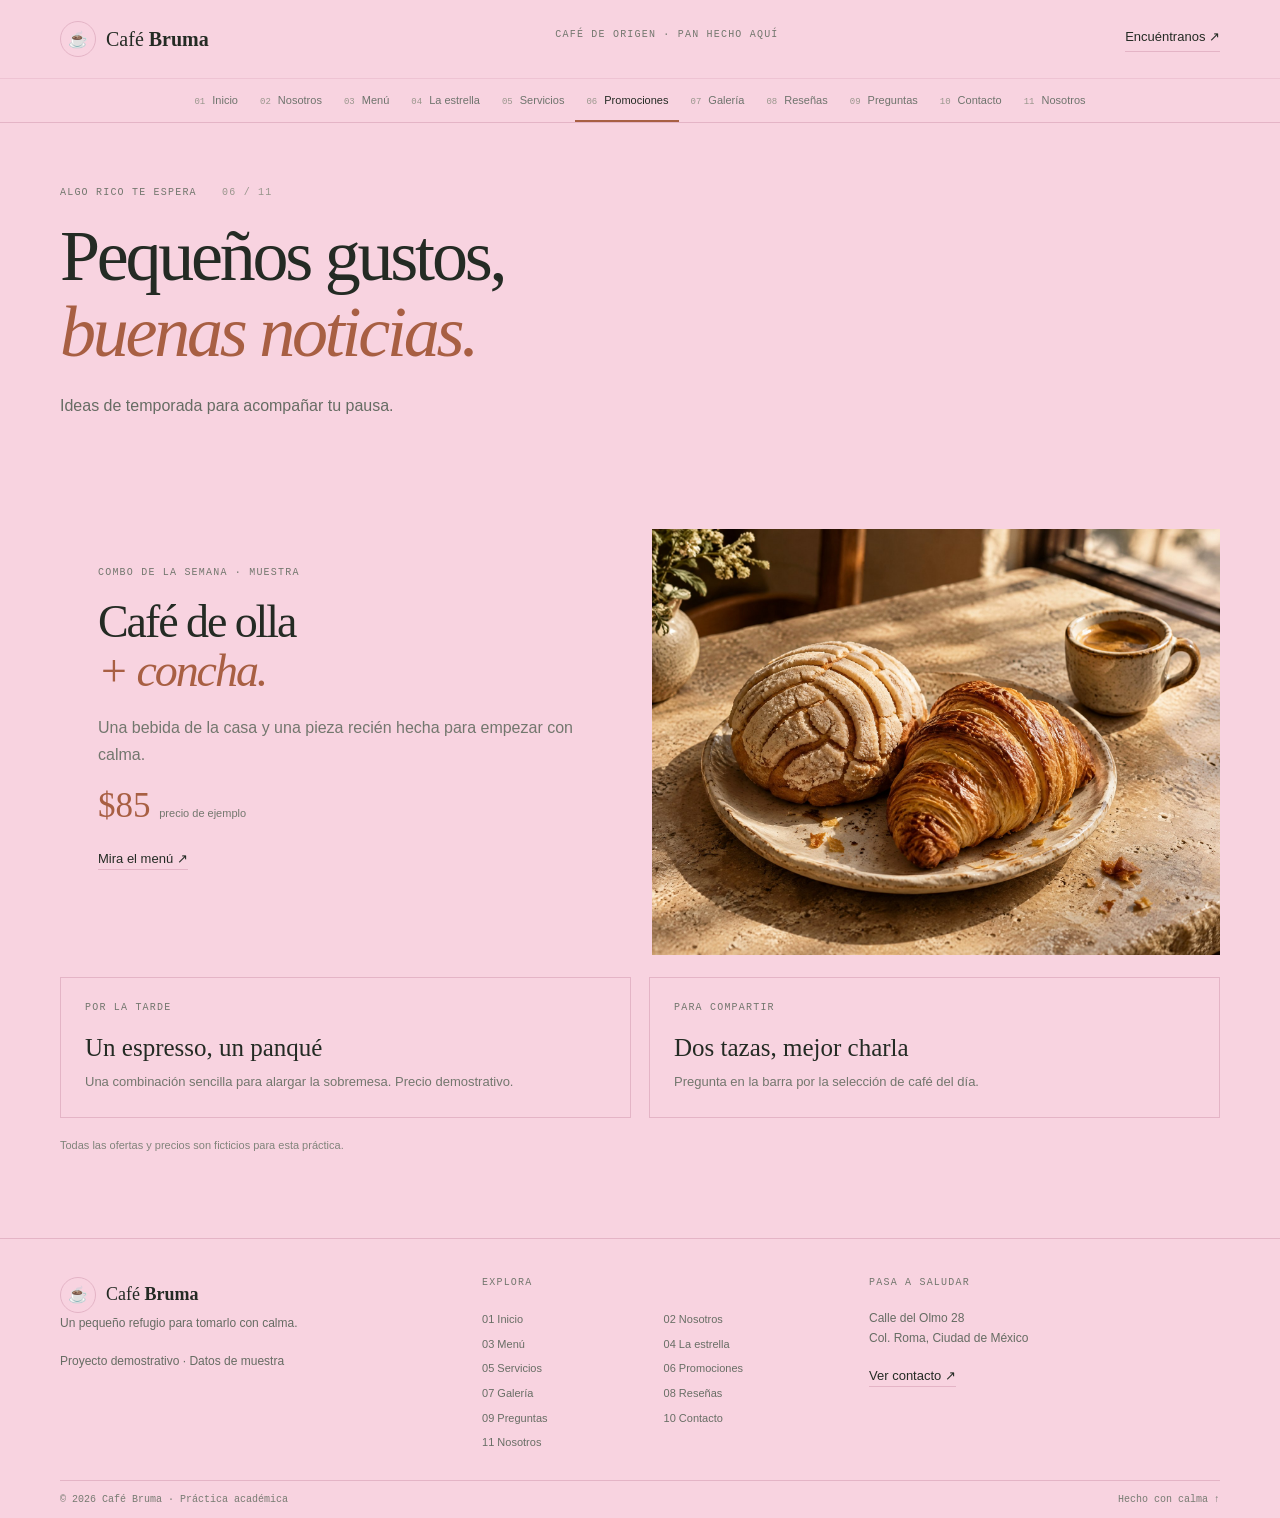
<file: promociones.html>
<!doctype html>
<html lang="es">
<head>
  <meta charset="utf-8">
  <meta name="viewport" content="width=device-width, initial-scale=1">
  <meta name="theme-color" content="#f8d3e0">
  <meta name="description" content="Café Bruma: café de origen, pan recién hecho y una pausa en la ciudad.">
  <title>Promociones · Café Bruma</title>
  <link rel="stylesheet" href="css/estilos.css">
  <link rel="stylesheet" href="css/tema.css">
  <script src="js/app.js" defer></script>
</head>
<body data-page="promociones">
  <header class="site-header">
    <div class="header-main wrap"><a class="brand" href="index.html" aria-label="Café Bruma, inicio"><span class="brand-icon" aria-hidden="true">☕</span><span>Café <strong>Bruma</strong></span></a><p class="brand-note">CAFÉ DE ORIGEN · PAN HECHO AQUÍ</p><a class="visit-link" href="contacto.html">Encuéntranos ↗</a><button class="nav-toggle" type="button" aria-expanded="false" aria-controls="primary-nav">Menú <span aria-hidden="true">☰</span></button></div>
    <nav class="site-nav" id="primary-nav" aria-label="Navegación principal"><div class="wrap nav-inner"><a href="index.html"><span>01</span> Inicio</a>
        <a href="nosotros.html"><span>02</span> Nosotros</a>
        <a href="menu.html"><span>03</span> Menú</a>
        <a href="producto.html"><span>04</span> La estrella</a>
        <a href="servicios.html"><span>05</span> Servicios</a>
        <a href="promociones.html" aria-current="page" class="current"><span>06</span> Promociones</a>
        <a href="galeria.html"><span>07</span> Galería</a>
        <a href="resenas.html"><span>08</span> Reseñas</a>
        <a href="preguntas.html"><span>09</span> Preguntas</a>
        <a href="contacto.html"><span>10</span> Contacto</a>
        <a href="nosotros-equipo.html"><span>11</span> Nosotros</a></div></nav>
  </header>
  <a class="skip-link" href="#main-content">Saltar al contenido</a>
  <main id="main-content">
<section class="page-heading wrap"><p class="eyebrow">ALGO RICO TE ESPERA <span>06 / 11</span></p><h1>Pequeños gustos,<br><em>buenas noticias.</em></h1><p class="lead">Ideas de temporada para acompañar tu pausa.</p></section>
<section class="section wrap"><div class="promo-grid"><article class="promo-card"><p class="eyebrow">COMBO DE LA SEMANA · MUESTRA</p><h2>Café de olla<br><em>+ concha.</em></h2><p>Una bebida de la casa y una pieza recién hecha para empezar con calma.</p><div class="promo-price">$85 <span>precio de ejemplo</span></div><a class="text-link" href="menu.html">Mira el menú ↗</a></article><img class="promo-photo" src="img/pan-dulce.jpg" alt="Panes dulces artesanales para acompañar el café"></div><div class="cards two"><article class="card"><p class="eyebrow">POR LA TARDE</p><h3>Un espresso, un panqué</h3><p>Una combinación sencilla para alargar la sobremesa. Precio demostrativo.</p></article><article class="card"><p class="eyebrow">PARA COMPARTIR</p><h3>Dos tazas, mejor charla</h3><p>Pregunta en la barra por la selección de café del día.</p></article></div><p class="small-note">Todas las ofertas y precios son ficticios para esta práctica.</p></section>
</main>
  <footer class="site-footer"><div class="wrap footer-grid"><div><a class="brand footer-brand" href="index.html"><span class="brand-icon" aria-hidden="true">☕</span><span>Café <strong>Bruma</strong></span></a><p>Un pequeño refugio para tomarlo con calma.</p><p class="small-note">Proyecto demostrativo · Datos de muestra</p></div><div><p class="eyebrow">EXPLORA</p><div class="footer-links"><a href="index.html"><span>01</span> Inicio</a>
        <a href="nosotros.html"><span>02</span> Nosotros</a>
        <a href="menu.html"><span>03</span> Menú</a>
        <a href="producto.html"><span>04</span> La estrella</a>
        <a href="servicios.html"><span>05</span> Servicios</a>
        <a href="promociones.html" aria-current="page" class="current"><span>06</span> Promociones</a>
        <a href="galeria.html"><span>07</span> Galería</a>
        <a href="resenas.html"><span>08</span> Reseñas</a>
        <a href="preguntas.html"><span>09</span> Preguntas</a>
        <a href="contacto.html"><span>10</span> Contacto</a>
        <a href="nosotros-equipo.html"><span>11</span> Nosotros</a></div></div><div><p class="eyebrow">PASA A SALUDAR</p><p>Calle del Olmo 28<br>Col. Roma, Ciudad de México</p><a class="text-link" href="contacto.html">Ver contacto ↗</a></div></div><div class="wrap footer-bottom"><span>© 2026 Café Bruma · Práctica académica</span><a href="preguntas.html">Hecho con calma ↑</a></div></footer>
</body>
</html>
</file>
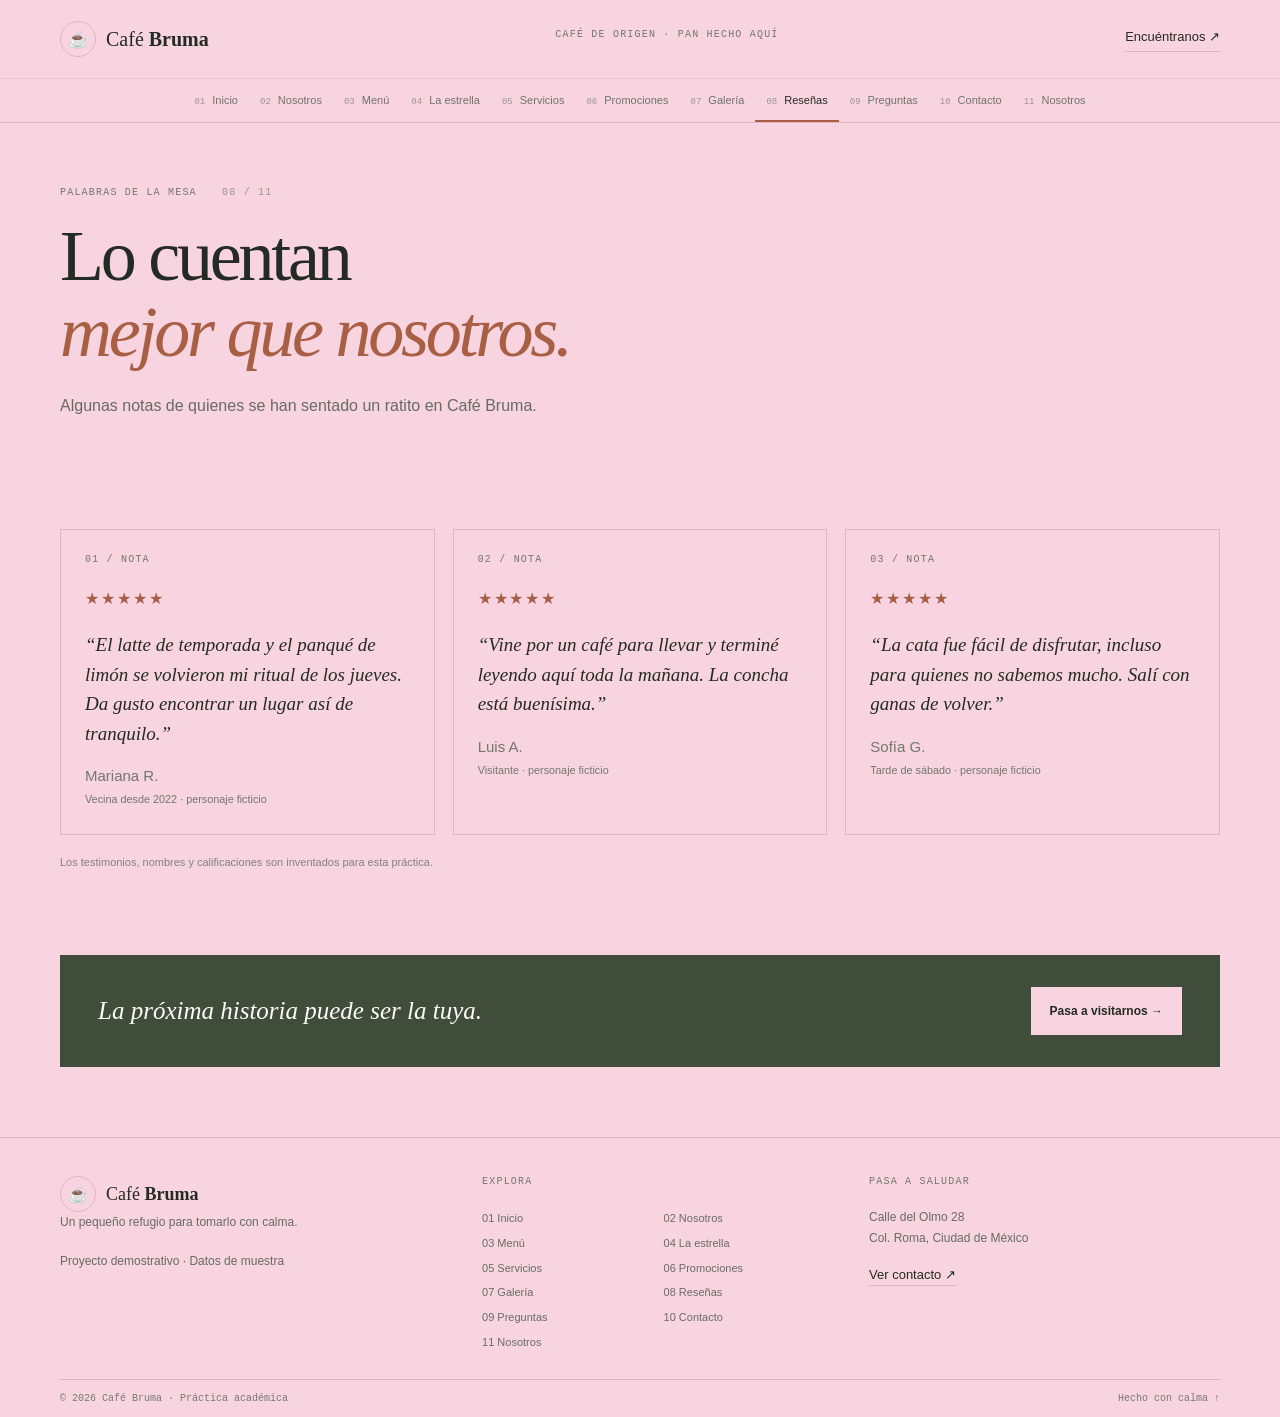
<file: resenas.html>
<!doctype html>
<html lang="es">
<head>
  <meta charset="utf-8">
  <meta name="viewport" content="width=device-width, initial-scale=1">
  <meta name="theme-color" content="#f8d3e0">
  <meta name="description" content="Café Bruma: café de origen, pan recién hecho y una pausa en la ciudad.">
  <title>Reseñas · Café Bruma</title>
  <link rel="stylesheet" href="css/estilos.css">
  <link rel="stylesheet" href="css/tema.css">
  <script src="js/app.js" defer></script>
</head>
<body data-page="resenas">
  <header class="site-header">
    <div class="header-main wrap"><a class="brand" href="index.html" aria-label="Café Bruma, inicio"><span class="brand-icon" aria-hidden="true">☕</span><span>Café <strong>Bruma</strong></span></a><p class="brand-note">CAFÉ DE ORIGEN · PAN HECHO AQUÍ</p><a class="visit-link" href="contacto.html">Encuéntranos ↗</a><button class="nav-toggle" type="button" aria-expanded="false" aria-controls="primary-nav">Menú <span aria-hidden="true">☰</span></button></div>
    <nav class="site-nav" id="primary-nav" aria-label="Navegación principal"><div class="wrap nav-inner"><a href="index.html"><span>01</span> Inicio</a>
        <a href="nosotros.html"><span>02</span> Nosotros</a>
        <a href="menu.html"><span>03</span> Menú</a>
        <a href="producto.html"><span>04</span> La estrella</a>
        <a href="servicios.html"><span>05</span> Servicios</a>
        <a href="promociones.html"><span>06</span> Promociones</a>
        <a href="galeria.html"><span>07</span> Galería</a>
        <a href="resenas.html" aria-current="page" class="current"><span>08</span> Reseñas</a>
        <a href="preguntas.html"><span>09</span> Preguntas</a>
        <a href="contacto.html"><span>10</span> Contacto</a>
        <a href="nosotros-equipo.html"><span>11</span> Nosotros</a></div></nav>
  </header>
  <a class="skip-link" href="#main-content">Saltar al contenido</a>
  <main id="main-content">
<section class="page-heading wrap"><p class="eyebrow">PALABRAS DE LA MESA <span>08 / 11</span></p><h1>Lo cuentan<br><em>mejor que nosotros.</em></h1><p class="lead">Algunas notas de quienes se han sentado un ratito en Café Bruma.</p></section>
<section class="section wrap"><div class="cards three"><article class="review card"><p class="eyebrow">01 / NOTA</p><div class="stars" aria-label="Cinco estrellas">★★★★★</div><blockquote>“El latte de temporada y el panqué de limón se volvieron mi ritual de los jueves. Da gusto encontrar un lugar así de tranquilo.”</blockquote><p><strong>Mariana R.</strong><br><small>Vecina desde 2022 · personaje ficticio</small></p></article><article class="review card"><p class="eyebrow">02 / NOTA</p><div class="stars" aria-label="Cinco estrellas">★★★★★</div><blockquote>“Vine por un café para llevar y terminé leyendo aquí toda la mañana. La concha está buenísima.”</blockquote><p><strong>Luis A.</strong><br><small>Visitante · personaje ficticio</small></p></article><article class="review card"><p class="eyebrow">03 / NOTA</p><div class="stars" aria-label="Cinco estrellas">★★★★★</div><blockquote>“La cata fue fácil de disfrutar, incluso para quienes no sabemos mucho. Salí con ganas de volver.”</blockquote><p><strong>Sofía G.</strong><br><small>Tarde de sábado · personaje ficticio</small></p></article></div><p class="small-note">Los testimonios, nombres y calificaciones son inventados para esta práctica.</p></section>
<section class="closing wrap"><p>La próxima historia puede ser la tuya.</p><a class="button light" href="contacto.html">Pasa a visitarnos →</a></section>
</main>
  <footer class="site-footer"><div class="wrap footer-grid"><div><a class="brand footer-brand" href="index.html"><span class="brand-icon" aria-hidden="true">☕</span><span>Café <strong>Bruma</strong></span></a><p>Un pequeño refugio para tomarlo con calma.</p><p class="small-note">Proyecto demostrativo · Datos de muestra</p></div><div><p class="eyebrow">EXPLORA</p><div class="footer-links"><a href="index.html"><span>01</span> Inicio</a>
        <a href="nosotros.html"><span>02</span> Nosotros</a>
        <a href="menu.html"><span>03</span> Menú</a>
        <a href="producto.html"><span>04</span> La estrella</a>
        <a href="servicios.html"><span>05</span> Servicios</a>
        <a href="promociones.html"><span>06</span> Promociones</a>
        <a href="galeria.html"><span>07</span> Galería</a>
        <a href="resenas.html" aria-current="page" class="current"><span>08</span> Reseñas</a>
        <a href="preguntas.html"><span>09</span> Preguntas</a>
        <a href="contacto.html"><span>10</span> Contacto</a>
        <a href="nosotros-equipo.html"><span>11</span> Nosotros</a></div></div><div><p class="eyebrow">PASA A SALUDAR</p><p>Calle del Olmo 28<br>Col. Roma, Ciudad de México</p><a class="text-link" href="contacto.html">Ver contacto ↗</a></div></div><div class="wrap footer-bottom"><span>© 2026 Café Bruma · Práctica académica</span><a href="preguntas.html">Hecho con calma ↑</a></div></footer>
</body>
</html>
</file>
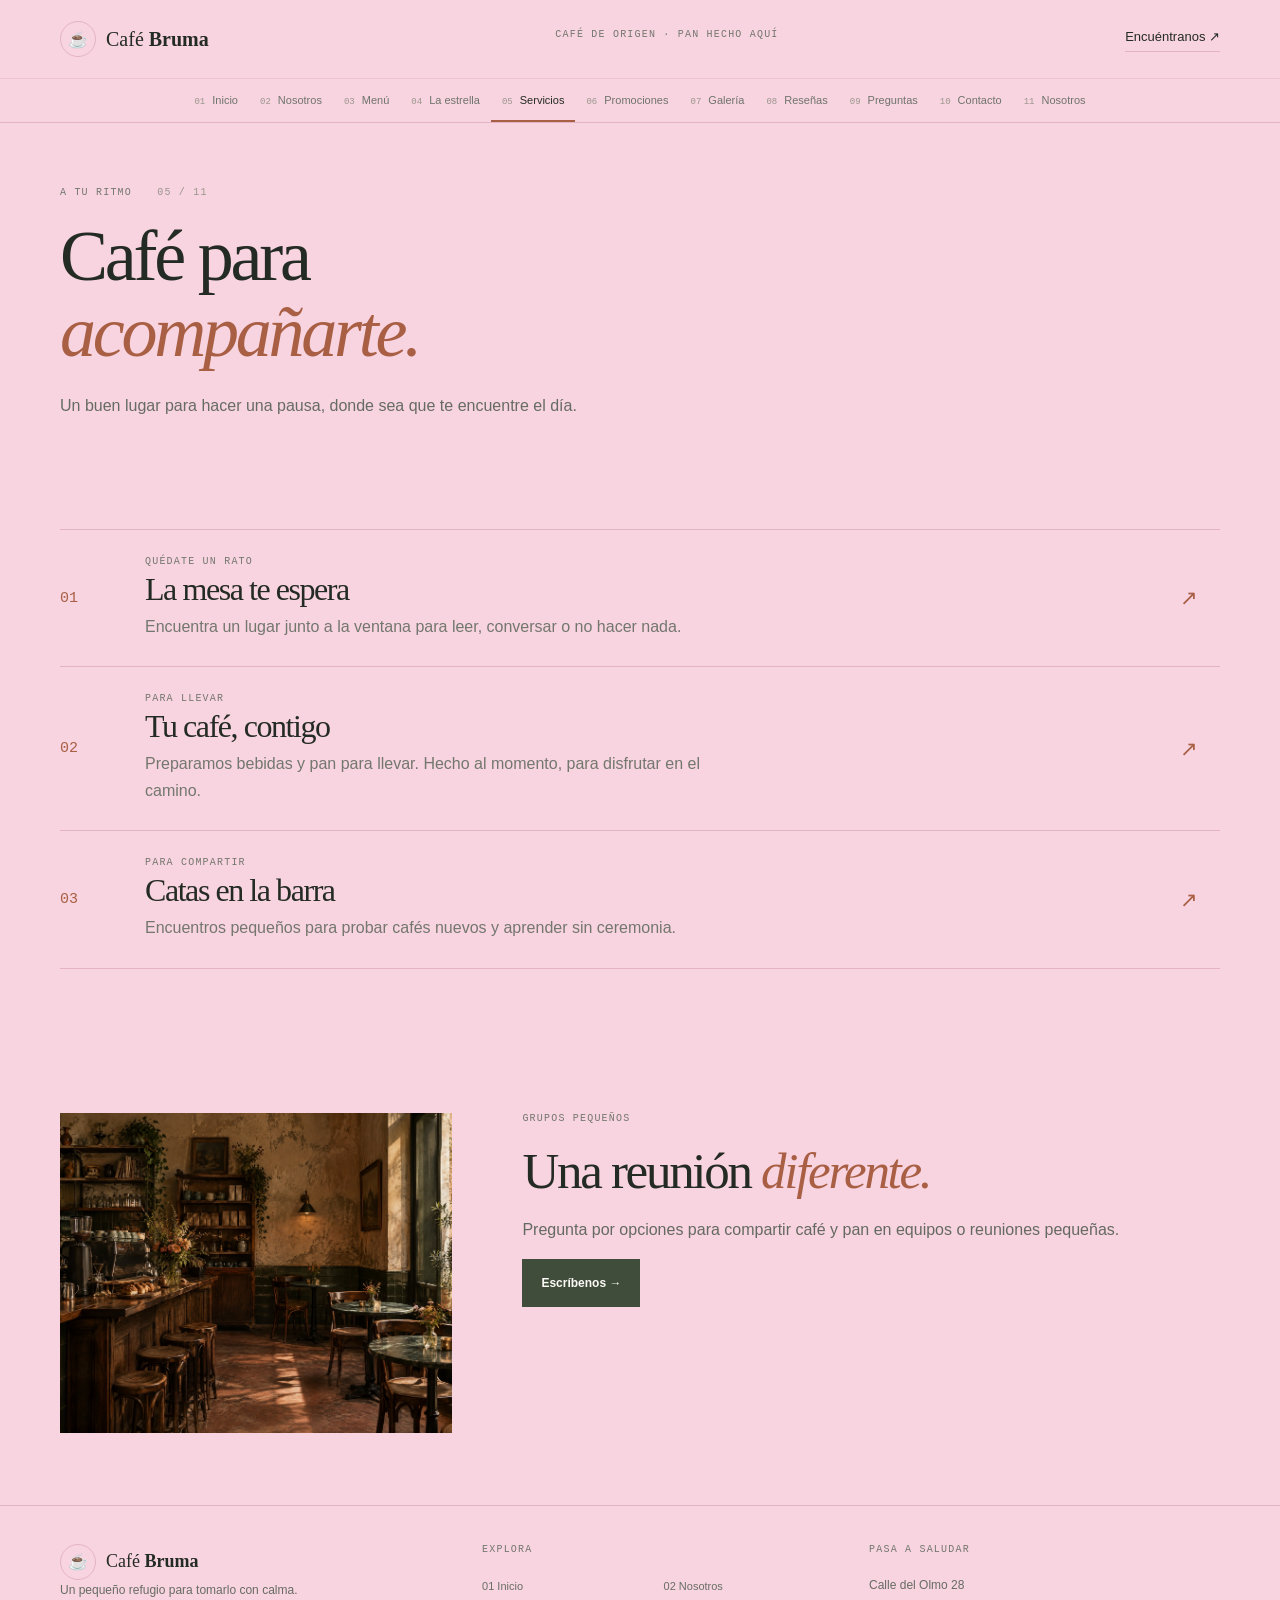
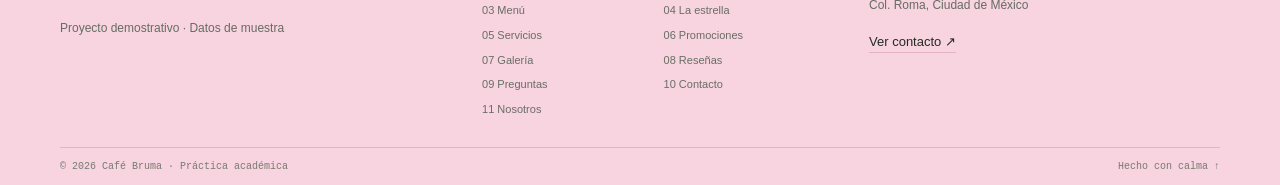
<file: servicios.html>
<!doctype html>
<html lang="es">
<head>
  <meta charset="utf-8">
  <meta name="viewport" content="width=device-width, initial-scale=1">
  <meta name="theme-color" content="#f8d3e0">
  <meta name="description" content="Café Bruma: café de origen, pan recién hecho y una pausa en la ciudad.">
  <title>Servicios · Café Bruma</title>
  <link rel="stylesheet" href="css/estilos.css">
  <link rel="stylesheet" href="css/tema.css">
  <script src="js/app.js" defer></script>
</head>
<body data-page="servicios">
  <header class="site-header">
    <div class="header-main wrap"><a class="brand" href="index.html" aria-label="Café Bruma, inicio"><span class="brand-icon" aria-hidden="true">☕</span><span>Café <strong>Bruma</strong></span></a><p class="brand-note">CAFÉ DE ORIGEN · PAN HECHO AQUÍ</p><a class="visit-link" href="contacto.html">Encuéntranos ↗</a><button class="nav-toggle" type="button" aria-expanded="false" aria-controls="primary-nav">Menú <span aria-hidden="true">☰</span></button></div>
    <nav class="site-nav" id="primary-nav" aria-label="Navegación principal"><div class="wrap nav-inner"><a href="index.html"><span>01</span> Inicio</a>
        <a href="nosotros.html"><span>02</span> Nosotros</a>
        <a href="menu.html"><span>03</span> Menú</a>
        <a href="producto.html"><span>04</span> La estrella</a>
        <a href="servicios.html" aria-current="page" class="current"><span>05</span> Servicios</a>
        <a href="promociones.html"><span>06</span> Promociones</a>
        <a href="galeria.html"><span>07</span> Galería</a>
        <a href="resenas.html"><span>08</span> Reseñas</a>
        <a href="preguntas.html"><span>09</span> Preguntas</a>
        <a href="contacto.html"><span>10</span> Contacto</a>
        <a href="nosotros-equipo.html"><span>11</span> Nosotros</a></div></nav>
  </header>
  <a class="skip-link" href="#main-content">Saltar al contenido</a>
  <main id="main-content">
<section class="page-heading wrap"><p class="eyebrow">A TU RITMO <span>05 / 11</span></p><h1>Café para<br><em>acompañarte.</em></h1><p class="lead">Un buen lugar para hacer una pausa, donde sea que te encuentre el día.</p></section>
<section class="section wrap"><div class="service-list"><article class="service"><span>01</span><div><p class="eyebrow">QUÉDATE UN RATO</p><h2>La mesa te espera</h2><p>Encuentra un lugar junto a la ventana para leer, conversar o no hacer nada.</p></div><a href="contacto.html" aria-label="Información para visitar">↗</a></article><article class="service"><span>02</span><div><p class="eyebrow">PARA LLEVAR</p><h2>Tu café, contigo</h2><p>Preparamos bebidas y pan para llevar. Hecho al momento, para disfrutar en el camino.</p></div><a href="menu.html" aria-label="Ver menú">↗</a></article><article class="service"><span>03</span><div><p class="eyebrow">PARA COMPARTIR</p><h2>Catas en la barra</h2><p>Encuentros pequeños para probar cafés nuevos y aprender sin ceremonia.</p></div><a href="contacto.html" aria-label="Consultar catas">↗</a></article></div></section>
<section class="section wrap split"><img class="inline-photo" src="img/interior-cafe.jpg" alt="Espacio de reunión de Café Bruma"><div><p class="eyebrow">GRUPOS PEQUEÑOS</p><h2>Una reunión <em>diferente.</em></h2><p>Pregunta por opciones para compartir café y pan en equipos o reuniones pequeñas.</p><a class="button dark" href="contacto.html">Escríbenos →</a></div></section>
</main>
  <footer class="site-footer"><div class="wrap footer-grid"><div><a class="brand footer-brand" href="index.html"><span class="brand-icon" aria-hidden="true">☕</span><span>Café <strong>Bruma</strong></span></a><p>Un pequeño refugio para tomarlo con calma.</p><p class="small-note">Proyecto demostrativo · Datos de muestra</p></div><div><p class="eyebrow">EXPLORA</p><div class="footer-links"><a href="index.html"><span>01</span> Inicio</a>
        <a href="nosotros.html"><span>02</span> Nosotros</a>
        <a href="menu.html"><span>03</span> Menú</a>
        <a href="producto.html"><span>04</span> La estrella</a>
        <a href="servicios.html" aria-current="page" class="current"><span>05</span> Servicios</a>
        <a href="promociones.html"><span>06</span> Promociones</a>
        <a href="galeria.html"><span>07</span> Galería</a>
        <a href="resenas.html"><span>08</span> Reseñas</a>
        <a href="preguntas.html"><span>09</span> Preguntas</a>
        <a href="contacto.html"><span>10</span> Contacto</a>
        <a href="nosotros-equipo.html"><span>11</span> Nosotros</a></div></div><div><p class="eyebrow">PASA A SALUDAR</p><p>Calle del Olmo 28<br>Col. Roma, Ciudad de México</p><a class="text-link" href="contacto.html">Ver contacto ↗</a></div></div><div class="wrap footer-bottom"><span>© 2026 Café Bruma · Práctica académica</span><a href="preguntas.html">Hecho con calma ↑</a></div></footer>
</body>
</html>
</file>
<file: css/estilos.css>
/* Café Bruma — estilos autónomos, sin dependencias ni fuentes remotas. */
:root{--paper:#f5f2ea;--paper2:#eeece3;--ink:#242b24;--muted:#73776e;--green:#414d3b;--green2:#303b2d;--rust:#a85f43;--line:#d9d6cc;--white:#fbfaf6;--serif:Georgia,"Times New Roman",serif;--sans:Arial,Helvetica,sans-serif;--mono:"Courier New",monospace;--max:1160px}*{box-sizing:border-box}html{scroll-behavior:smooth}body{margin:0;background:var(--paper);color:var(--ink);font:16px/1.7 var(--sans)}img{display:block;max-width:100%;width:100%;object-fit:cover}a{color:inherit}button,input,select,textarea{font:inherit}.wrap{width:min(var(--max),calc(100% - 64px));margin-inline:auto}.announcement{min-height:30px;background:var(--green);color:#f8f5ed;padding:6px max(32px,calc((100% - var(--max))/2));display:flex;justify-content:space-between;gap:20px;font:10px var(--mono);letter-spacing:.06em}.site-header{background:#f7f5ee;border-bottom:1px solid var(--line)}.header-main{min-height:78px;display:flex;align-items:center;justify-content:space-between;gap:22px}.brand{display:flex;align-items:center;gap:10px;font:20px var(--serif);text-decoration:none}.brand strong{font-weight:700}.brand-icon{width:36px;height:36px;border:1px solid var(--line);border-radius:50%;display:grid;place-items:center;font-size:16px}.brand-note,.eyebrow{font:10px var(--mono);letter-spacing:.12em;color:var(--muted)}.visit-link,.text-link{font-size:13px;text-decoration:none;border-bottom:1px solid var(--line);padding-bottom:3px}.site-nav{border-top:1px solid #ebe8de}.nav-inner{display:flex;align-items:center;justify-content:center;flex-wrap:wrap;gap:0}.site-nav a{padding:12px 11px 10px;text-decoration:none;color:#6f746d;font-size:11px;border-bottom:2px solid transparent}.site-nav a span{font:9px var(--mono);color:#99968c;margin-right:4px}.site-nav a:hover,.site-nav a.current{color:var(--ink);border-bottom-color:var(--rust)}.nav-toggle{display:none}.skip-link{position:absolute;left:-9999px;top:0;background:#fff;padding:10px;z-index:20}.skip-link:focus{left:10px}.hero{padding-block:52px 65px;display:grid;grid-template-columns:.92fr 1.08fr;gap:60px;align-items:center}.hero-copy{padding:18px 0}.eyebrow{margin:0 0 20px}.eyebrow span{margin-left:18px;color:#99968c}h1,h2,h3,p{margin-top:0}h1,h2{font-family:var(--serif);font-weight:400;letter-spacing:-.045em;line-height:1.06}h1{font-size:clamp(48px,6.3vw,82px);margin:0 0 22px}h1 em,h2 em{color:var(--rust);font-weight:400}h2{font-size:clamp(32px,4vw,51px);margin-bottom:18px}.lead{max-width:500px;color:#666c63;font-size:16px;line-height:1.8}.actions{display:flex;align-items:center;gap:24px;margin-top:28px}.button{display:inline-flex;align-items:center;justify-content:space-between;gap:24px;padding:13px 18px;text-decoration:none;font-size:12px;font-weight:600;border:1px solid transparent;transition:transform .16s ease,background .16s ease}.button:active{transform:scale(.97)}.button.dark{background:var(--green);color:var(--white)}.button.dark:hover{background:var(--green2)}.button.light{background:var(--paper);color:var(--ink)}.text-link:hover,.visit-link:hover{color:var(--rust)}.note{margin-top:40px;color:#8c8d84;font:9px var(--mono);letter-spacing:.08em}.note span{font:13px var(--serif);letter-spacing:0;margin-left:14px;color:#656b61}.hero-image{position:relative;margin:0}.hero-image img{height:455px}.hero-image figcaption{position:absolute;bottom:-23px;right:0;color:#85877f;font:9px var(--mono);letter-spacing:.08em}.ticker{border-block:1px solid var(--line);background:#f0eee6;padding:13px 0;text-align:center;color:#73776e;font:10px var(--mono);letter-spacing:.17em;white-space:nowrap;overflow:hidden}.section{padding-block:72px}.split{display:grid;grid-template-columns:.72fr 1.28fr;gap:70px;align-items:start}.split>p{color:var(--muted)}.split>div>p:not(.eyebrow){max-width:640px;color:#646a61}.hand{font:italic 24px var(--serif);color:var(--rust)}.section-head{display:flex;justify-content:space-between;align-items:end;gap:24px;margin-bottom:28px}.section-head h2{margin:0}.section-head>p{max-width:270px;color:var(--muted);font-size:13px}.cards{display:grid;gap:18px}.cards.three{grid-template-columns:repeat(3,1fr)}.cards.two{grid-template-columns:repeat(2,1fr);margin-top:20px}.card{padding:24px;background:#f0eee6;border:1px solid var(--line)}.card h3{font:25px/1.2 var(--serif);margin:14px 0 8px}.card>p:not(.eyebrow){font-size:13px;color:var(--muted);margin-bottom:0}.image-card{padding:0 0 22px;overflow:hidden}.image-card img{height:205px;margin-bottom:19px}.image-card .eyebrow,.image-card h3,.image-card>p:not(.eyebrow){margin-left:22px;margin-right:22px}.illustration{min-height:205px;background:#e3e0d5;display:grid;place-items:center;font-size:44px;color:var(--rust)}.illustration span{display:block;font:italic 15px var(--serif);color:var(--green)}.closing{padding:32px 38px;background:var(--green);color:var(--white);display:flex;align-items:center;justify-content:space-between;gap:24px;margin-bottom:70px}.closing p{font:italic 25px var(--serif);margin:0}.page-heading{padding-block:64px 20px}.page-heading h1{font-size:clamp(48px,6vw,72px)}.page-heading .lead{max-width:620px}.page-hero{padding-block:55px 30px;display:grid;grid-template-columns:1fr 1fr;gap:50px;align-items:center}.page-photo{height:375px}.page-hero .lead{max-width:510px}.page-hero+.section{padding-top:38px}.page-hero+.section.split>div{border-left:1px solid var(--line);padding-left:50px}.page-hero+.section h2{font-size:clamp(30px,3.5vw,44px)}.page-hero+.section .hand{display:block;margin-top:14px}.menu-list{max-width:840px;border-top:1px solid var(--line)}.menu-item{display:flex;justify-content:space-between;align-items:center;gap:24px;padding:20px 0;border-bottom:1px solid var(--line)}.menu-item h3{font:26px var(--serif);margin:0 0 4px}.menu-item p{margin:0;color:var(--muted);font-size:13px}.menu-item strong{font:23px var(--serif);color:var(--rust)}.filters{display:flex;gap:8px;margin-bottom:24px}.filter{border:1px solid var(--line);padding:8px 15px;background:transparent;font-size:12px;color:var(--ink)}.filter.active,.filter:hover{background:var(--green);border-color:var(--green);color:#fff}.small-note{font-size:11px;color:#81847b;margin-top:18px}.product-layout{display:grid;grid-template-columns:1fr 1fr;align-items:center;gap:54px}.product-photo{height:430px}.product-copy p:not(.eyebrow){color:var(--muted)}.product-copy li{margin:10px 0;color:#5f665d}.product-copy ul{padding-left:19px;margin:20px 0 28px}.quote-box{padding:38px;background:#eeece3;text-align:center}.quote-box p{font:italic 32px var(--serif);margin-bottom:15px}.service-list{border-top:1px solid var(--line)}.service{display:grid;grid-template-columns:65px 1fr 40px;gap:20px;align-items:center;border-bottom:1px solid var(--line);padding:26px 0}.service>span{font:15px var(--mono);color:var(--rust)}.service .eyebrow{margin-bottom:6px}.service h2{font-size:32px;margin-bottom:6px}.service p:not(.eyebrow){color:var(--muted);max-width:590px;margin-bottom:0}.service>a{font-size:21px;text-decoration:none;color:var(--rust)}.inline-photo{height:320px}.promo-grid{display:grid;grid-template-columns:1fr 1fr;gap:24px;margin-bottom:22px}.promo-card{background:#e9e4d8;padding:38px}.promo-card h2{font-size:46px}.promo-card p:not(.eyebrow){color:var(--muted)}.promo-photo{height:100%;min-height:330px}.promo-price{font:35px var(--serif);color:var(--rust);margin:18px 0}.promo-price span{font:11px var(--sans);color:var(--muted)}.gallery-grid{display:grid;grid-template-columns:1fr 1fr;gap:18px}.gallery-tile{position:relative;border:0;padding:0;background:#e5e1d6;text-align:left;cursor:zoom-in}.gallery-tile img{height:270px;transition:transform .24s ease}.gallery-tile:hover img{transform:scale(1.025)}.gallery-tile.tall img{height:430px}.gallery-tile.wide{grid-column:span 2}.gallery-tile span{display:block;padding:12px 15px;background:#eeece3;font-size:12px}.gallery-dialog{border:0;padding:12px;max-width:min(92vw,1000px);background:var(--paper)}.gallery-dialog::backdrop{background:#111c}.gallery-dialog img{max-height:75vh;width:auto;margin:auto}.gallery-dialog button{display:block;margin:0 0 8px auto;border:0;padding:8px 14px;background:var(--green);color:#fff}.stars{color:var(--rust);letter-spacing:.12em}.review blockquote{font:italic 19px/1.55 var(--serif);margin:18px 0}.review strong{font:15px var(--sans)}.review small{color:var(--muted)}.faq-list{max-width:850px;padding-top:20px}.faq-list details{border-top:1px solid var(--line);padding:0}.faq-list details:last-child{border-bottom:1px solid var(--line)}.faq-list summary{list-style:none;position:relative;cursor:pointer;padding:21px 45px 21px 0;font:22px var(--serif)}.faq-list summary::-webkit-details-marker{display:none}.faq-list summary::after{content:"+";position:absolute;right:8px;color:var(--rust);font:24px var(--sans)}.faq-list details[open] summary::after{content:"−"}.faq-list details p{max-width:700px;color:var(--muted);padding:0 0 17px}.contact-layout{display:grid;grid-template-columns:.8fr 1.2fr;gap:40px;align-items:start}.contact-info article{padding:15px 0;border-bottom:1px solid var(--line)}.contact-info article p:last-child{margin:0}.contact-photo{height:245px;margin-top:22px}.contact-form{padding:28px;background:#eeece3;border:1px solid var(--line)}.contact-form h2{font-size:33px;margin-bottom:8px}.contact-form>div>p:not(.eyebrow){font-size:12px;color:var(--muted)}.contact-form label{display:block;margin:14px 0 5px;font-size:12px}.contact-form label span{color:var(--rust)}.contact-form input,.contact-form select,.contact-form textarea{width:100%;padding:11px 12px;border:1px solid #d5d1c5;background:var(--white);color:var(--ink);font-size:13px}.contact-form input:focus,.contact-form select:focus,.contact-form textarea:focus{outline:2px solid #98a38d;outline-offset:1px}.contact-form textarea{resize:vertical}.contact-form button{margin-top:15px}.form-status{min-height:24px;margin:12px 0 0;font-size:13px}.form-status.error{color:#a33f32}.form-status.success{color:#3e6746}.site-footer{background:#ece9df;border-top:1px solid var(--line);padding-top:38px}.footer-grid{display:grid;grid-template-columns:1.1fr 1fr 1fr;gap:36px;padding-bottom:26px}.footer-grid p:not(.eyebrow){font-size:12px;color:#666c63}.footer-brand{font-size:18px}.footer-links{display:grid;grid-template-columns:1fr 1fr;gap:2px 12px}.footer-links a{font-size:11px;color:#686e65;text-decoration:none;padding:2px 0}.footer-links a:hover{color:var(--rust)}.footer-bottom{border-top:1px solid var(--line);padding-block:13px;display:flex;justify-content:space-between;gap:20px;color:#777b72;font:10px var(--mono)}.footer-bottom a{text-decoration:none}.nav-toggle{border:1px solid var(--line);background:transparent;padding:8px 10px;color:var(--ink)}
@media(max-width:900px){.wrap{width:min(var(--max),calc(100% - 42px))}.nav-inner{justify-content:flex-start}.site-nav a{padding-inline:8px;font-size:10px}.hero{gap:30px;grid-template-columns:1fr 1fr}.hero-image img{height:380px}.cards.three{gap:12px}.card{padding:18px}.image-card{padding:0 0 18px}.image-card img{height:175px}.contact-layout{gap:22px}}
@media(max-width:650px){body{font-size:15px}.wrap{width:calc(100% - 34px)}.announcement{padding:6px 17px;font-size:8px}.header-main{min-height:68px}.brand-note,.visit-link{display:none}.nav-toggle{display:block}.site-nav{display:none}.site-nav.open{display:block}.nav-inner{display:grid;grid-template-columns:1fr 1fr;padding-block:8px}.site-nav a{padding:10px 6px;border-bottom:1px solid var(--line)}.hero{padding-block:38px 48px;grid-template-columns:1fr;gap:28px}.hero-copy{padding:0}.hero-image img{height:330px}.hero h1{font-size:58px}.lead{font-size:14px}.actions{flex-wrap:wrap;gap:15px}.note{margin-top:26px}.ticker{font-size:9px}.section{padding-block:48px}.split,.page-hero,.product-layout,.promo-grid,.contact-layout{grid-template-columns:1fr;gap:24px}.split{gap:12px}.section-head{display:block}.section-head>p{margin-top:12px}.cards.three,.cards.two{grid-template-columns:1fr}.card{padding:22px}.image-card{padding:0 0 20px}.image-card img{height:230px}.closing{margin-bottom:48px;padding:25px;display:block}.closing p{font-size:22px;margin-bottom:16px}.page-heading{padding-block:42px 10px}.page-heading h1,.page-hero h1{font-size:52px}.page-hero{padding-block:38px 15px}.page-photo{height:290px}.page-hero+.section.split>div{border-left:0;padding-left:0}.page-hero+.section h2{font-size:34px}.product-photo{height:330px}.product-copy h2{font-size:35px}.service{grid-template-columns:38px 1fr 24px;gap:10px;padding-block:20px}.service h2{font-size:27px}.promo-card{padding:25px}.promo-card h2{font-size:39px}.promo-photo{height:255px;min-height:0}.gallery-grid{grid-template-columns:1fr 1fr;gap:10px}.gallery-tile img,.gallery-tile.tall img{height:200px}.gallery-tile.wide img{height:240px}.gallery-tile span{padding:9px;font-size:10px}.contact-form{padding:20px}.contact-photo{height:220px}.footer-grid{grid-template-columns:1fr 1fr;gap:24px}.footer-grid>div:first-child{grid-column:span 2}.footer-bottom{font-size:8px}.faq-list summary{font-size:19px}.menu-item h3{font-size:22px}}
@media(prefers-reduced-motion:reduce){html{scroll-behavior:auto}*,*::before,*::after{transition:none!important;animation:none!important}}

/* Nosotros · video del equipo */
.video-section{padding-block:30px 20px}.video-frame{margin:0;max-width:900px;margin-inline:auto;background:var(--white);border:1px solid var(--line);padding:14px}.video-frame video{display:block;width:100%;height:auto;aspect-ratio:16/9;background:#1d1d1d;object-fit:contain}.video-frame figcaption{display:flex;justify-content:space-between;gap:16px;padding-top:12px;font:10px var(--mono);letter-spacing:.08em;color:var(--muted)}.video-text{display:grid;grid-template-columns:.8fr 1.2fr;gap:50px;align-items:start}.video-text .hand{margin:0}.video-text p:not(.hand){max-width:600px;color:#646a61}
@media(max-width:650px){.video-section{padding-block:10px}.video-frame{padding:8px}.video-frame figcaption{flex-direction:column;gap:4px}.video-text{grid-template-columns:1fr;gap:12px}}
</file>
<file: css/tema.css>
/* Café Bruma — fondo rosa uniforme en todas las secciones. */
:root{--paper:#f8d3e0;--paper2:#f8d3e0;--ink:#242b24;--muted:#73776e;--green:#414d3b;--green2:#303b2d;--rust:#a85f43;--line:#e4b4c6;--white:#fbfaf6}
.site-header{background:#f8d3e0}
.site-nav{border-top-color:#eec3d3}
.ticker{background:#f8d3e0;color:#73776e}
.card,.contact-form,.quote-box,.promo-card,.gallery-tile,.gallery-tile span,.illustration,.site-footer{background:#f8d3e0;border-color:#e4b4c6}
.contact-form input,.contact-form select,.contact-form textarea{background:#fbfaf6;border-color:#e0b9c8}
.contact-form input:focus,.contact-form select:focus,.contact-form textarea:focus{outline-color:#c4668e}
.site-nav a:hover,.site-nav a.current{border-bottom-color:#a85f43}
</file>
